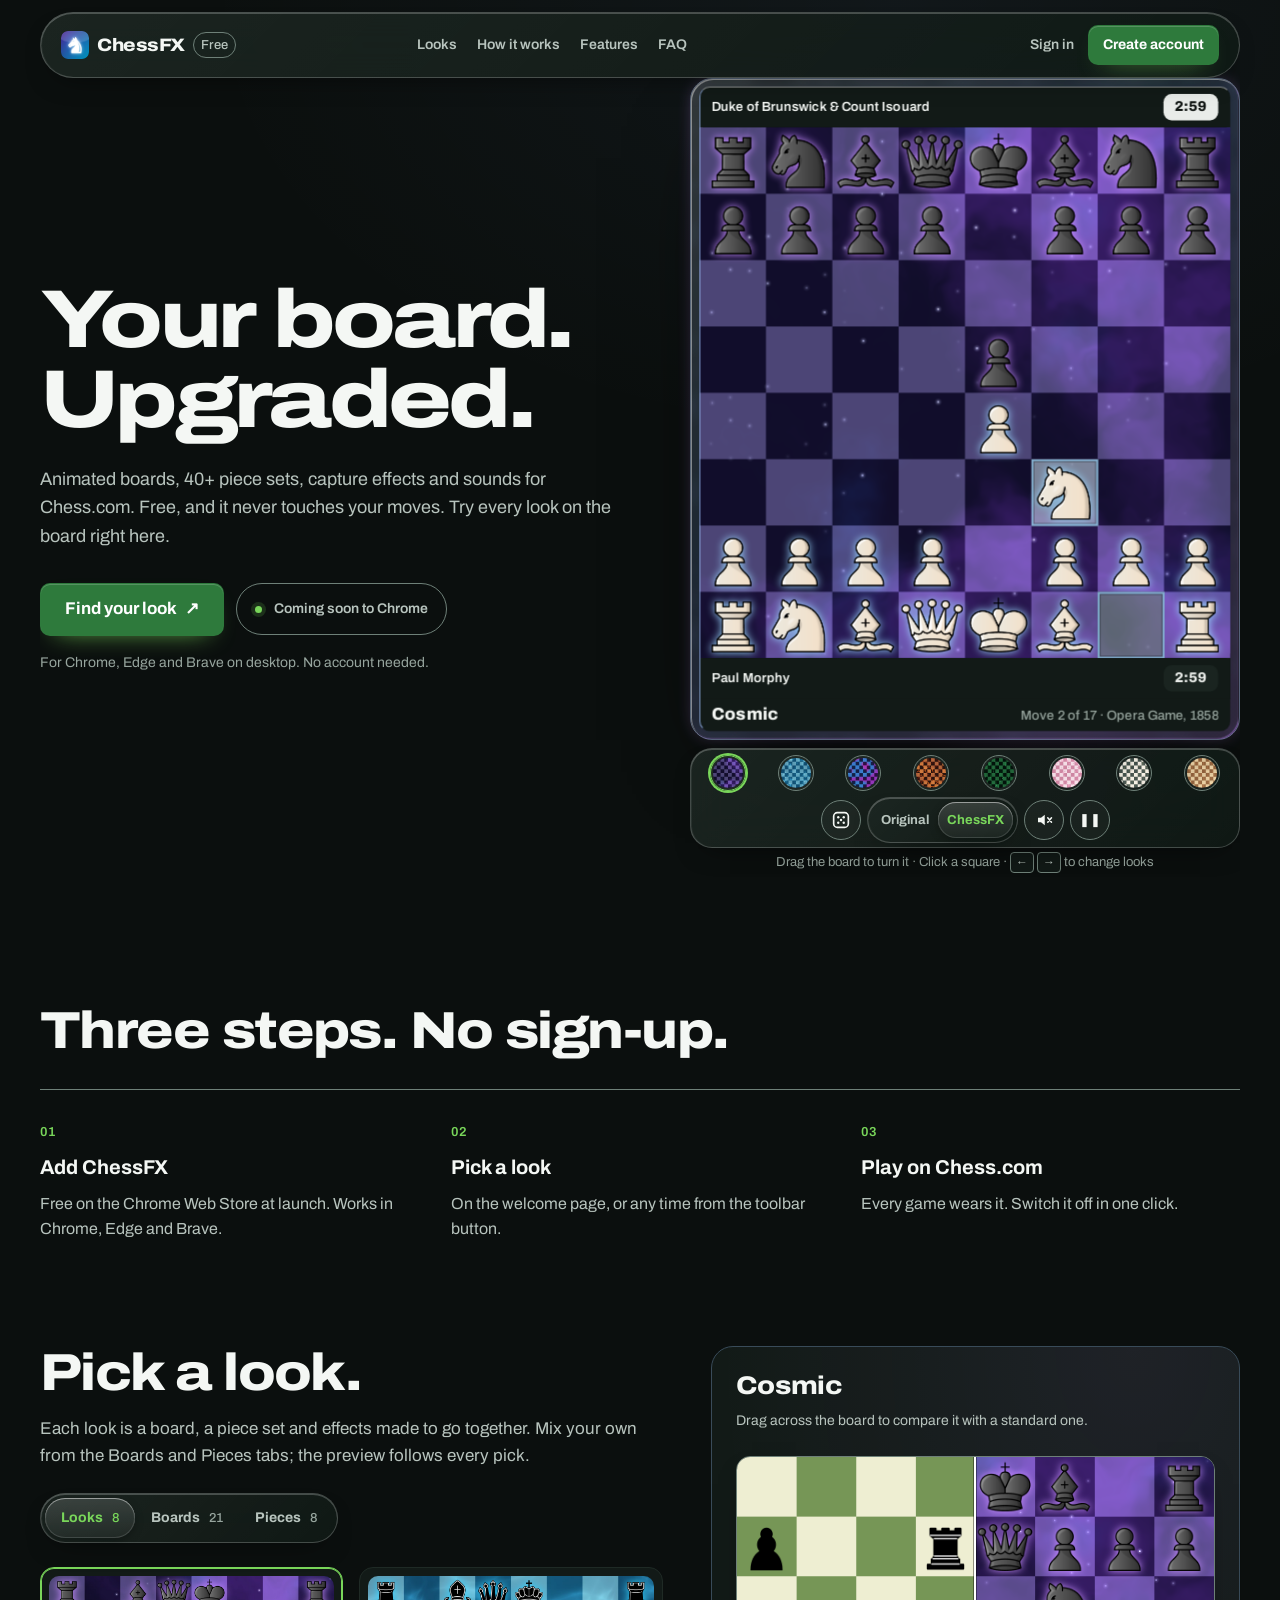
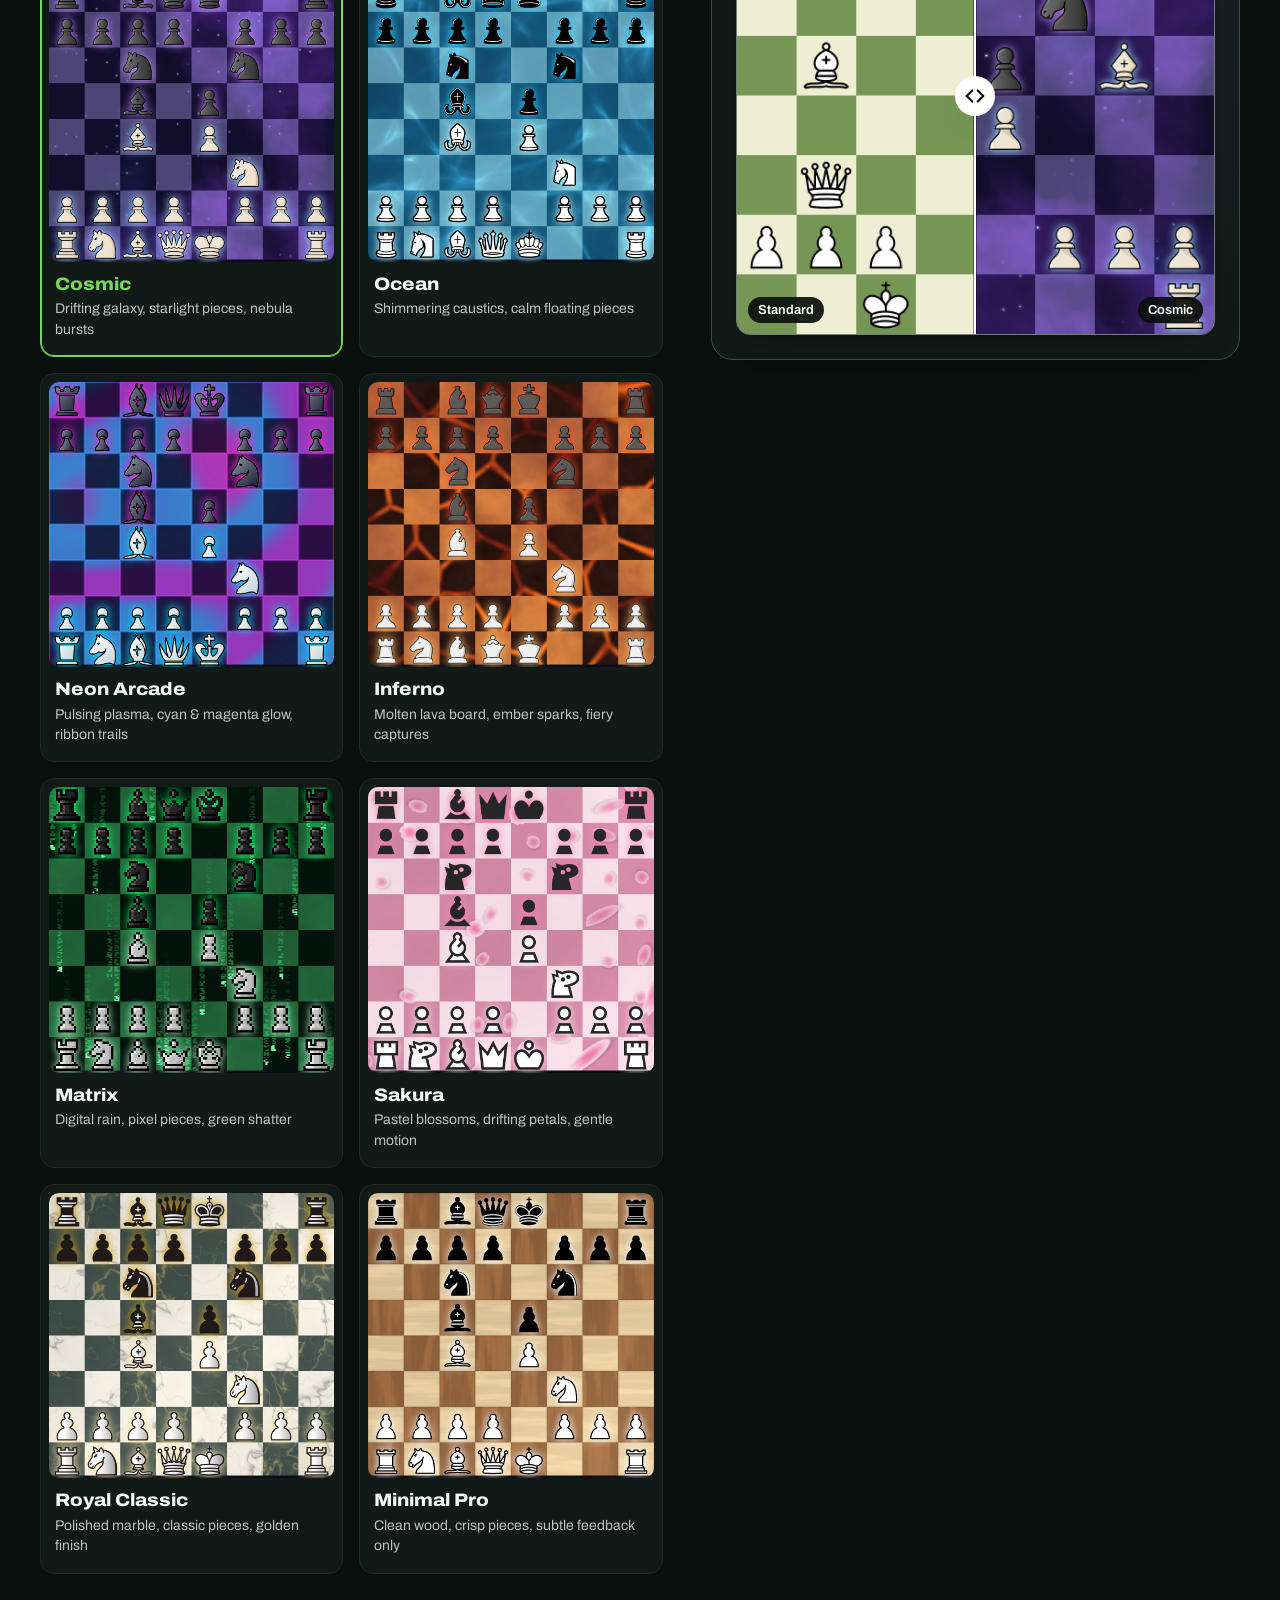
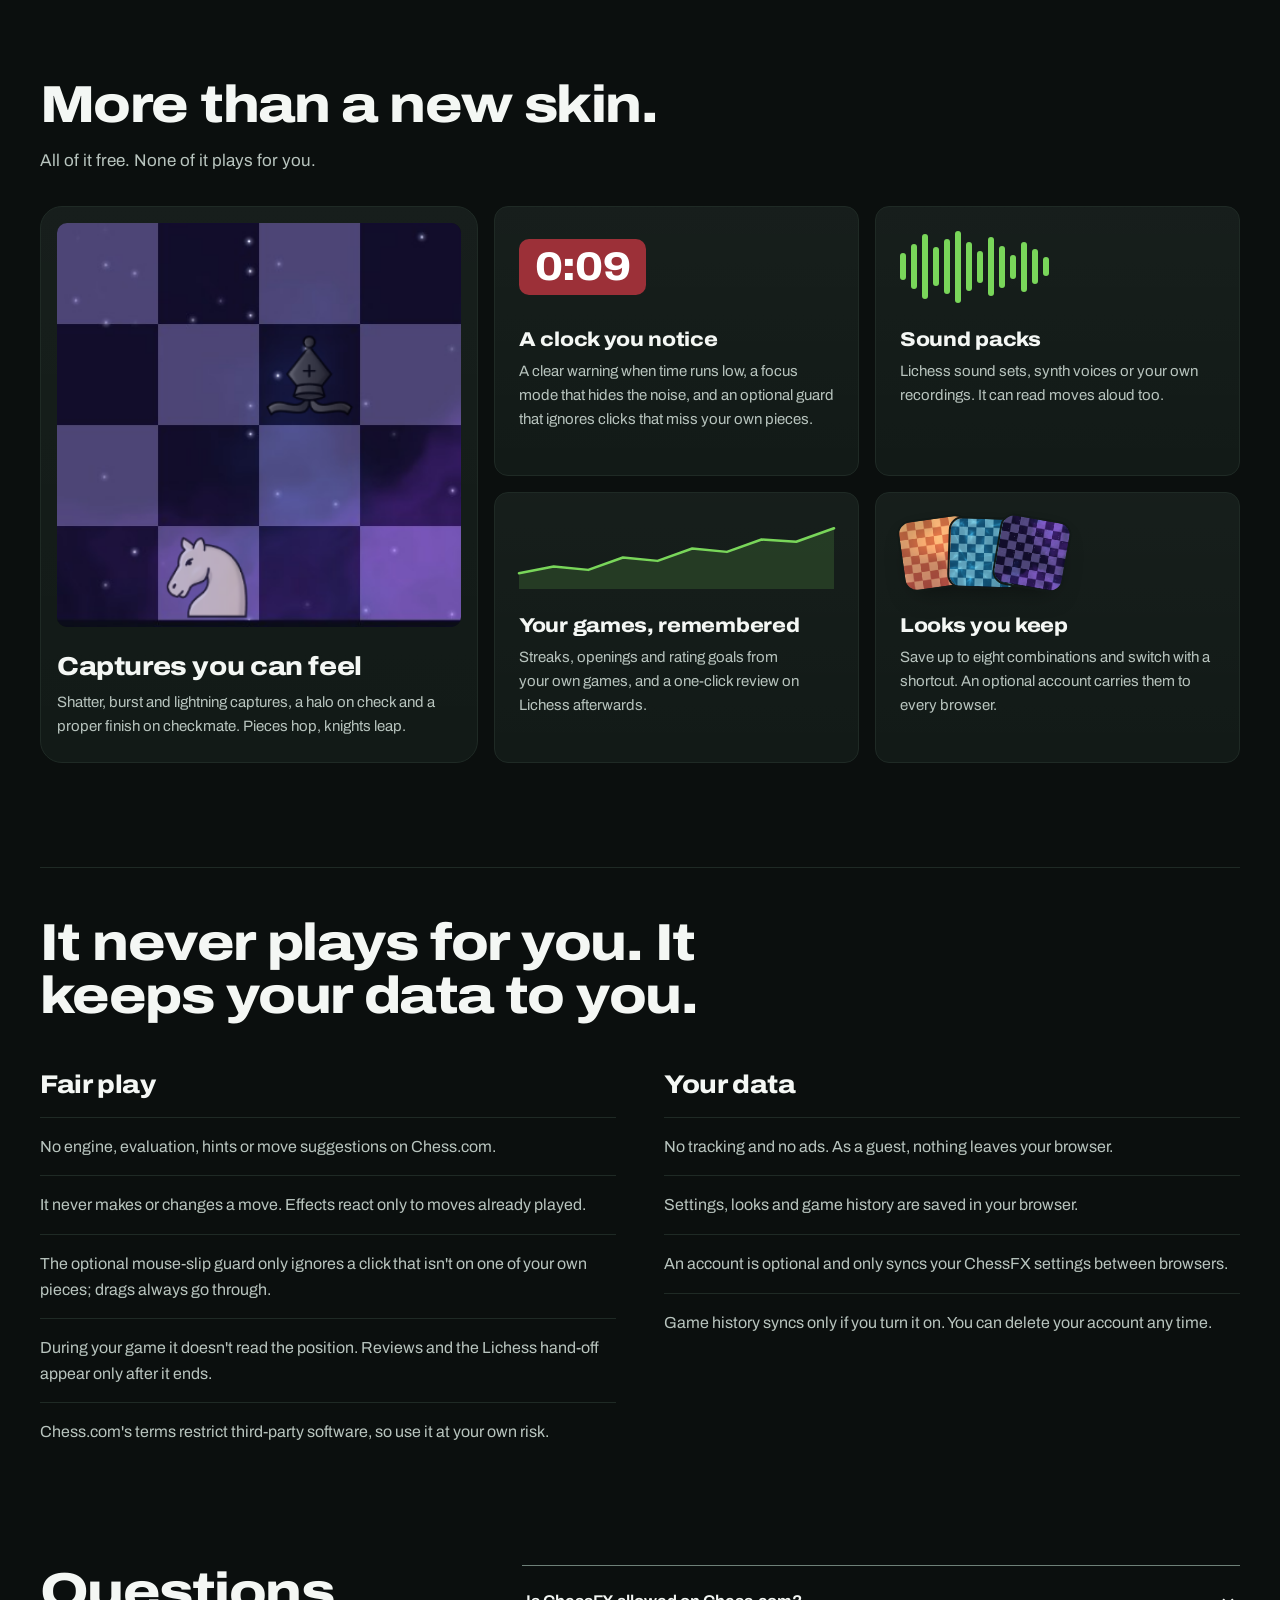
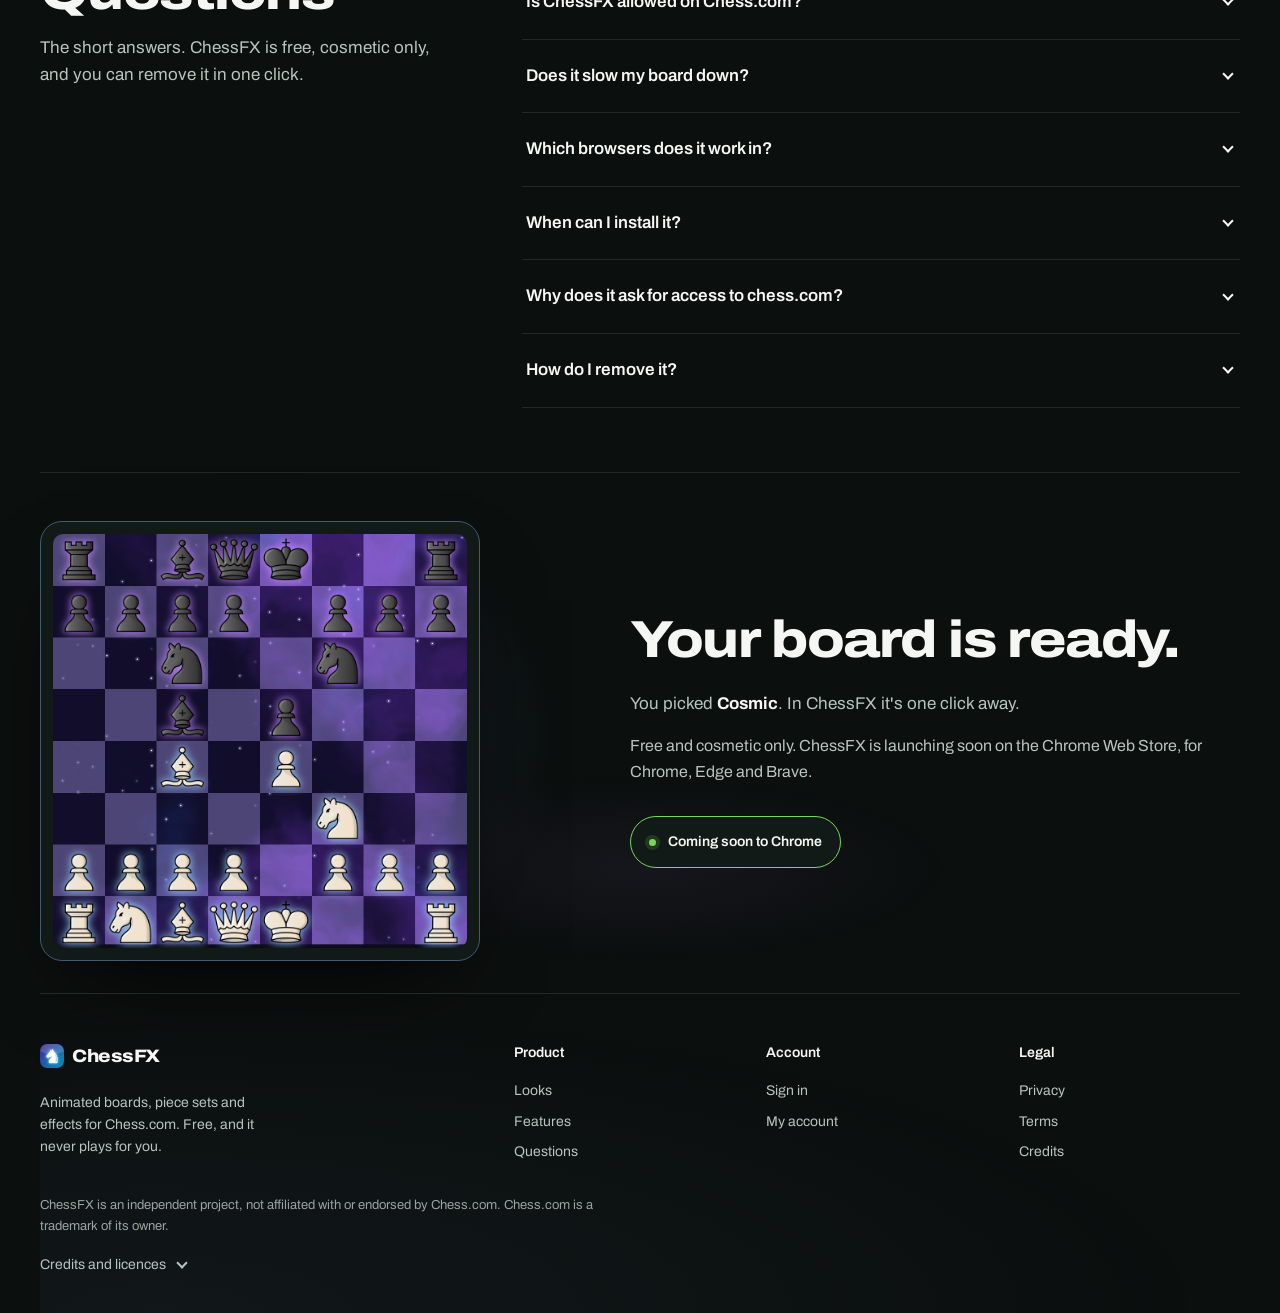
<file: index.html>
<!doctype html>
<html lang="en" class="cfx-app dark-mode">
<head>
<meta charset="utf-8">
<meta name="viewport" content="width=device-width, initial-scale=1">
<title>ChessFX: animated boards and pieces for Chess.com</title>
<meta name="description" content="Restyle Chess.com with animated boards, 40+ piece sets, capture effects and sound packs. Free, no account needed, and cosmetic only: no engine, no hints.">
<link rel="canonical" href="https://phazegg.github.io/chessfx/">
<meta property="og:url" content="https://phazegg.github.io/chessfx/">
<meta property="og:type" content="website">
<meta property="og:title" content="ChessFX: your board, upgraded">
<meta property="og:description" content="Animated boards, 40+ piece sets and effects for Chess.com. Free and cosmetic only.">
<meta property="og:image" content="https://phazegg.github.io/chessfx/assets/boards/galaxy.jpg">
<meta name="twitter:card" content="summary_large_image">
<meta name="theme-color" content="#0b1410">
<link rel="icon" href="assets/icon.png">
<script>document.documentElement.classList.add('js')</script>
<link rel="preload" as="image" href="assets/boards/galaxy.jpg" fetchpriority="high">
<link rel="preload" as="font" type="font/woff2" href="fonts/archivo-var.woff2" crossorigin>
<link rel="stylesheet" href="assets/tokens.css?v=41">
<link rel="stylesheet" href="site.css?v=41">
<script type="application/ld+json">
{"@context":"https://schema.org","@type":"SoftwareApplication","name":"ChessFX","applicationCategory":"BrowserApplication","operatingSystem":"Chrome, Edge, Brave","offers":{"@type":"Offer","price":"0","priceCurrency":"USD"},"description":"Animated boards, piece sets, effects and sounds for Chess.com. Cosmetic only."}
</script>
</head>
<body>
<svg class="glass-filters" xmlns="http://www.w3.org/2000/svg" width="0" height="0" aria-hidden="true" focusable="false">
  <defs>
    <filter id="glassRefraction" x="0" y="0" width="100%" height="100%" color-interpolation-filters="sRGB">
      <feTurbulence type="fractalNoise" baseFrequency=".018 .035" numOctaves="1" seed="8" result="rimMap"/>
      <feDisplacementMap in="SourceGraphic" in2="rimMap" scale="14" xChannelSelector="R" yChannelSelector="G"/>
    </filter>
  </defs>
</svg>
<a class="skip" href="#main">Skip to content</a>
<header class="nav">
  <a class="brand" href="#top" aria-label="ChessFX home"><img src="assets/icon.png" alt="" width="28" height="28"><b>ChessFX</b><span class="tag">Free</span></a>
  <nav id="navMenu" aria-label="Sections">
    <a href="#looks">Looks</a><a href="#how">How it works</a><a href="#features">Features</a><a href="#faq">FAQ</a>
  </nav>
  <div class="acct" id="acct"></div>
  <button type="button" class="menu-btn" id="menuBtn" aria-expanded="false" aria-controls="navMenu" aria-label="Open the menu"><span></span><span></span></button>
</header>

<main id="main">
  <!-- Hero: the product itself, live. -->
  <section class="hero" id="top">
    <div class="hero-copy">
      <h1>Your board.<br>Upgraded.</h1>
      <p class="lede">Animated boards, 40+ piece sets, capture effects and sounds for Chess.com. Free, and it never touches your moves. Try every look on the board right here.</p>
      <div class="ctas">
        <a class="btn btn-go btn-lg" href="#looks">Find your look <span aria-hidden="true">↗</span></a>
        <p class="soon" data-soon="ghost">Coming soon to Chrome</p>
      </div>
      <p class="ctas-note">For Chrome, Edge and Brave on desktop. No account needed.</p>
    </div>

    <div class="stage" aria-label="Live preview">
      <div class="glow" aria-hidden="true"></div>
      <div class="board-wrap">
      <figure class="board-card">
        <span class="glass-rim" aria-hidden="true"></span>
        <div class="pbar" aria-hidden="true"><span class="pname"><span class="pfull">Duke of Brunswick &amp; Count Isouard</span><span class="pshort">Brunswick &amp; Isouard</span></span><span class="caps" id="capsW"></span><span class="clock" id="clockB">3:00</span></div>
        <div class="board" id="board" role="img" aria-label="Live preview of the Cosmic look playing the Opera Game">
          <img class="poster" id="poster" src="assets/boards/galaxy.jpg" alt="" width="800" height="800" fetchpriority="high">
          <canvas id="shader" aria-hidden="true"></canvas>
          <div class="flat" aria-hidden="true"></div>
          <div class="marks" id="marks" aria-hidden="true" hidden><i></i><i></i></div>
          <div class="pieces" id="pieces" aria-hidden="true"></div>
          <canvas id="fx" aria-hidden="true"></canvas>
          <span class="square-highlight" aria-hidden="true"></span>
        </div>
        <div class="pbar" aria-hidden="true"><span class="pname">Paul Morphy</span><span class="caps" id="capsB"></span><span class="clock" id="clockW">3:00</span></div>
        <figcaption class="board-bar">
          <span class="look-name"><span id="lookName">Cosmic</span><small id="moveCap" aria-hidden="true">The Opera Game, 1858</small></span>
        </figcaption>
        <span class="glare" aria-hidden="true"></span>
        <!-- The card's back, seen while it spins: the current look with the ChessFX mark. -->
        <div class="card-back" aria-hidden="true"><img id="backImg" src="assets/boards/galaxy.jpg" alt="" width="400" height="400" loading="lazy"><span class="cb-mark"><img src="assets/icon.png" alt="" width="52" height="52"><b>ChessFX</b><span id="backName">Cosmic</span></span></div>
      </figure>
      </div>
      <div class="glass-dock" role="group" aria-label="Preview controls">
        <div class="chips" id="chips" role="group" aria-label="Try a look"></div>
        <div class="dock-actions">
          <span class="seg" role="group" aria-label="Compare">
            <button type="button" id="mOriginal" aria-pressed="false">Original</button>
            <button type="button" id="mFx" aria-pressed="true">ChessFX</button>
          </span>
          <button type="button" id="sound" class="icon-btn" aria-pressed="false" aria-label="Sound" title="Turn sound on"><svg viewBox="0 0 24 24" aria-hidden="true"><path class="spk" d="M4 9v6h4l5 4V5L8 9z"/><path class="on" d="M16.5 8.5a5 5 0 0 1 0 7M19 6a8.5 8.5 0 0 1 0 12"/><path class="off" d="M17 9l5 6M22 9l-5 6"/></svg></button>
          <button type="button" id="pause" class="icon-btn" aria-pressed="false" aria-label="Pause the preview">❚❚</button>
        </div>
      </div>
      <p class="hint" id="cardHint">Drag the board to turn it · Click a square · <kbd>←</kbd> <kbd>→</kbd> to change looks</p>
      <p class="apply-row" id="applyRow" hidden><button type="button" class="btn btn-go" id="applyBtn">Apply to my ChessFX</button><span id="applyMsg" role="status" aria-live="polite"></span></p>
    </div>
  </section>

  <!-- How it works: three steps, no account. -->
  <section class="sec steps" id="how" aria-labelledby="stepsH">
    <h2 id="stepsH">Three steps. No sign-up.</h2>
    <ol>
      <li><b>Add ChessFX</b><span>Free on the Chrome Web Store at launch. Works in Chrome, Edge and Brave.</span></li>
      <li><b>Pick a look</b><span>On the welcome page, or any time from the toolbar button.</span></li>
      <li><b>Play on Chess.com</b><span>Every game wears it. Switch it off in one click.</span></li>
    </ol>
  </section>

  <!-- Looks studio: choices on the left (presets first; Boards and Pieces tabs to mix your own), the live preview with
       its before/after slider on the right. Picking something updates the preview in place: no jumping back up. -->
  <section class="sec studio" id="looks" aria-labelledby="looksH">
  <div class="studio-main">
    <div class="looks-head">
      <div>
        <h2 id="looksH">Pick a look.</h2>
        <p class="sub">Each look is a board, a piece set and effects made to go together. Mix your own from the Boards and Pieces tabs; the preview follows every pick.</p>
      </div>
      <div class="tabs" role="tablist" aria-label="Browse looks, boards or pieces">
        <span class="tab-lens" aria-hidden="true"></span>
        <button type="button" role="tab" id="tabLooks" aria-controls="pLooks" aria-selected="true">Looks <small>8</small></button>
        <button type="button" role="tab" id="tabBoards" aria-controls="pBoards" aria-selected="false" tabindex="-1">Boards <small>21</small></button>
        <button type="button" role="tab" id="tabPieces" aria-controls="pPieces" aria-selected="false" tabindex="-1">Pieces <small>8</small></button>
      </div>
    </div>
    <p class="mix" id="mix" role="status" hidden><span>Your mix: <b id="mixName"></b></span><button type="button" class="linkbtn" id="mixCopy">Copy link</button><button type="button" class="linkbtn" id="mixReset">Back to <span id="mixBase"></span></button></p>
    <div class="panel" id="pLooks" role="tabpanel" aria-labelledby="tabLooks"><div class="presets" id="presets" role="group" aria-label="Looks"></div></div>
    <div class="panel" id="pBoards" role="tabpanel" aria-labelledby="tabBoards" hidden>
      <p class="panel-note">All 21 are drawn live, not looped videos. Point at one to watch it move; pick one to put it under your current pieces.</p>
      <div class="gallery" id="gallery"></div>
    </div>
    <div class="panel" id="pPieces" role="tabpanel" aria-labelledby="tabPieces" hidden>
      <p class="panel-note">Eight of the 40+ sets in ChessFX. Pick one to put it on your current board.</p>
      <div class="sets" id="sets" role="group" aria-label="Piece sets"></div>
    </div>
  </div>
  <aside class="studio-preview" aria-labelledby="cmpH">
    <div class="studio-sticky">
      <div class="studio-head"><h3 id="cmpH"><span id="studioName">Cosmic</span></h3><p>Drag across the board to compare it with a standard one.</p></div>
      <figure class="cmp-fig">
      <div class="cmp" id="cmp" style="--pos: 50%">
        <div class="cmp-layer cmp-orig" aria-hidden="true"><div class="cmp-pieces" id="cmpOrig"></div></div>
        <div class="cmp-layer cmp-fx" aria-hidden="true"><img id="cmpPoster" src="assets/boards/galaxy.jpg" alt="" width="800" height="800" loading="lazy"><canvas id="cmpLive"></canvas><div class="cmp-pieces" id="cmpFx"></div></div>
        <span class="cmp-handle" aria-hidden="true"></span>
        <input class="cmp-range" id="cmpRange" type="range" min="0" max="100" value="50" aria-label="Compare a standard green board with ChessFX">
      </div>
      <figcaption class="cmp-labels" aria-hidden="true"><span>Standard</span><span id="cmpTag">Cosmic</span></figcaption>
      </figure>
    </div>
  </aside>
  </section>




  <section class="sec feat-sec" id="features" aria-labelledby="featH">
    <h2 id="featH">More than a new skin.</h2>
    <p class="sub">All of it free. None of it plays for you.</p>
    <div class="feat-grid">
      <article class="feat feat-main">
        <div class="feat-art art-capture" aria-hidden="true"><canvas id="capDemo" width="360" height="360"></canvas></div>
        <h3>Captures you can feel</h3>
        <p>Shatter, burst and lightning captures, a halo on check and a proper finish on checkmate. Pieces hop, knights leap.</p>
      </article>
      <article class="feat">
        <div class="feat-art art-clock" aria-hidden="true"><span class="clk">0:09</span></div>
        <h3>A clock you notice</h3>
        <p>A clear warning when time runs low, a focus mode that hides the noise, and an optional guard that ignores clicks that miss your own pieces.</p>
      </article>
      <article class="feat">
        <div class="feat-art art-sound" aria-hidden="true"><i></i><i></i><i></i><i></i><i></i><i></i><i></i><i></i><i></i><i></i><i></i><i></i><i></i><i></i></div>
        <h3>Sound packs</h3>
        <p>Lichess sound sets, synth voices or your own recordings. It can read moves aloud too.</p>
      </article>
      <article class="feat">
        <div class="feat-art art-games" aria-hidden="true"><svg viewBox="0 0 200 64" preserveAspectRatio="none"><path class="area" d="M0 50 L22 44 L44 47 L66 36 L88 39 L110 28 L132 31 L154 20 L176 22 L200 10 L200 64 L0 64 Z"/><path class="line" d="M0 50 L22 44 L44 47 L66 36 L88 39 L110 28 L132 31 L154 20 L176 22 L200 10"/></svg></div>
        <h3>Your games, remembered</h3>
        <p>Streaks, openings and rating goals from your own games, and a one-click review on Lichess afterwards.</p>
      </article>
      <article class="feat">
        <div class="feat-art art-looks" aria-hidden="true"><img src="assets/boards/sunset.jpg" alt="" loading="lazy" width="80" height="80"><img src="assets/boards/ocean.jpg" alt="" loading="lazy" width="80" height="80"><img src="assets/boards/galaxy.jpg" alt="" loading="lazy" width="80" height="80"></div>
        <h3>Looks you keep</h3>
        <p>Save up to eight combinations and switch with a shortcut. An optional account carries them to every browser.</p>
      </article>
    </div>
  </section>

  <section class="sec promise" id="fair" aria-labelledby="fairH">
    <h2 id="fairH">It never plays for you. It keeps your data to you.</h2>
    <div class="promise-cols">
      <div>
        <h3>Fair play</h3>
        <ul class="plain">
          <li>No engine, evaluation, hints or move suggestions on Chess.com.</li>
          <li>It never makes or changes a move. Effects react only to moves already played.</li>
          <li>The optional mouse-slip guard only ignores a click that isn't on one of your own pieces; drags always go through.</li>
          <li>During your game it doesn't read the position. Reviews and the Lichess hand-off appear only after it ends.</li>
          <li>Chess.com's terms restrict third-party software, so use it at your own risk.</li>
        </ul>
      </div>
      <div>
        <h3>Your data</h3>
        <ul class="plain">
          <li>No tracking and no ads. As a guest, nothing leaves your browser.</li>
          <li>Settings, looks and game history are saved in your browser.</li>
          <li>An account is optional and only syncs your ChessFX settings between browsers.</li>
          <li>Game history syncs only if you turn it on. You can delete your account any time.</li>
        </ul>
      </div>
    </div>
  </section>

  <section class="sec faq-sec" id="faq" aria-labelledby="faqH">
    <div class="faq-head"><h2 id="faqH">Questions</h2><p class="sub">The short answers. ChessFX is free, cosmetic only, and you can remove it in one click.</p></div>
    <div class="faq">
      <details><summary>Is ChessFX allowed on Chess.com?</summary><p>ChessFX is purely cosmetic and never assists your play. Chess.com's terms restrict third-party software in general, so use it at your own risk. It is not affiliated with Chess.com.</p></details>
      <details><summary>Does it slow my board down?</summary><p>Animated boards run on your graphics card and lower their quality automatically if your computer struggles, in bullet games, or when you ask your system to reduce motion.</p></details>
      <details><summary>Which browsers does it work in?</summary><p>Chrome, Edge, Brave and other Chromium browsers on desktop. Chess.com's mobile app isn't supported.</p></details>
      <details id="faqWhen"><summary>When can I install it?</summary><p>ChessFX is launching soon on the Chrome Web Store. It will be free, and this page will link to it the day it's live.</p></details>
      <details><summary>Why does it ask for access to chess.com?</summary><p>To restyle chess.com pages and swap Chess.com's own board, piece and sound files for the ones you pick. It doesn't run on other websites.</p></details>
      <details><summary>How do I remove it?</summary><p>Right-click the ChessFX icon and choose Remove. Chess.com goes back to exactly how it was.</p></details>
    </div>
  </section>

  <section class="final" id="get" aria-labelledby="getH">
    <div class="final-look" aria-hidden="true"><img id="finalImg" src="assets/boards/galaxy.jpg" alt="" width="400" height="400" loading="lazy"><div class="final-pieces" id="finalPieces"></div></div>
    <div class="final-copy">
      <h2 id="getH">Your board is ready.</h2>
      <p class="final-pick">You picked <b id="finalName">Cosmic</b>. In ChessFX it's one click away.</p>
      <p class="sub" id="getNote">Free and cosmetic only. ChessFX is launching soon on the Chrome Web Store, for Chrome, Edge and Brave.</p>
      <p class="soon" data-soon="go">Coming soon to Chrome</p>
    </div>
  </section>
</main>

<footer class="foot">
  <div class="foot-grid">
    <div class="foot-brand"><span class="brand"><img src="assets/icon.png" alt="" width="24" height="24"><b>ChessFX</b></span><p>Animated boards, piece sets and effects for Chess.com. Free, and it never plays for you.</p></div>
    <nav aria-label="Product"><p class="foot-h">Product</p><a href="#looks">Looks</a><a href="#features">Features</a><a href="#faq">Questions</a></nav>
    <nav aria-label="Account"><p class="foot-h">Account</p><a href="account.html#signin">Sign in</a><a href="me.html">My account</a></nav>
    <nav aria-label="Legal"><p class="foot-h">Legal</p><a href="privacy.html">Privacy</a><a href="terms.html">Terms</a><a href="#credits" id="creditsLink">Credits</a></nav>
  </div>
  <p class="disclaimer">ChessFX is an independent project, not affiliated with or endorsed by Chess.com. Chess.com is a trademark of its owner.</p>
  <details id="credits" class="credits"><summary>Credits and licences</summary><p>Piece sets shown on this page come from the Lichess project and their authors:</p><ul id="creditList"></ul><p>Typeface: Archivo by Omnibus-Type, under the SIL Open Font License 1.1 (<a href="fonts/OFL.txt">licence</a>).</p></details>
</footer>

<script src="assets/data.js?v=41"></script>
<script src="assets/shaders.js?v=41"></script>
<script src="assets/catalog.js?v=41"></script>
<script src="assets/presets.js?v=41"></script>
<script src="assets/settings.js?v=41"></script>
<script src="assets/cloud-config.js?v=41"></script>
<script src="auth.js?v=41"></script>
<script src="site.js?v=41" defer></script>
</body>
</html>
</file>
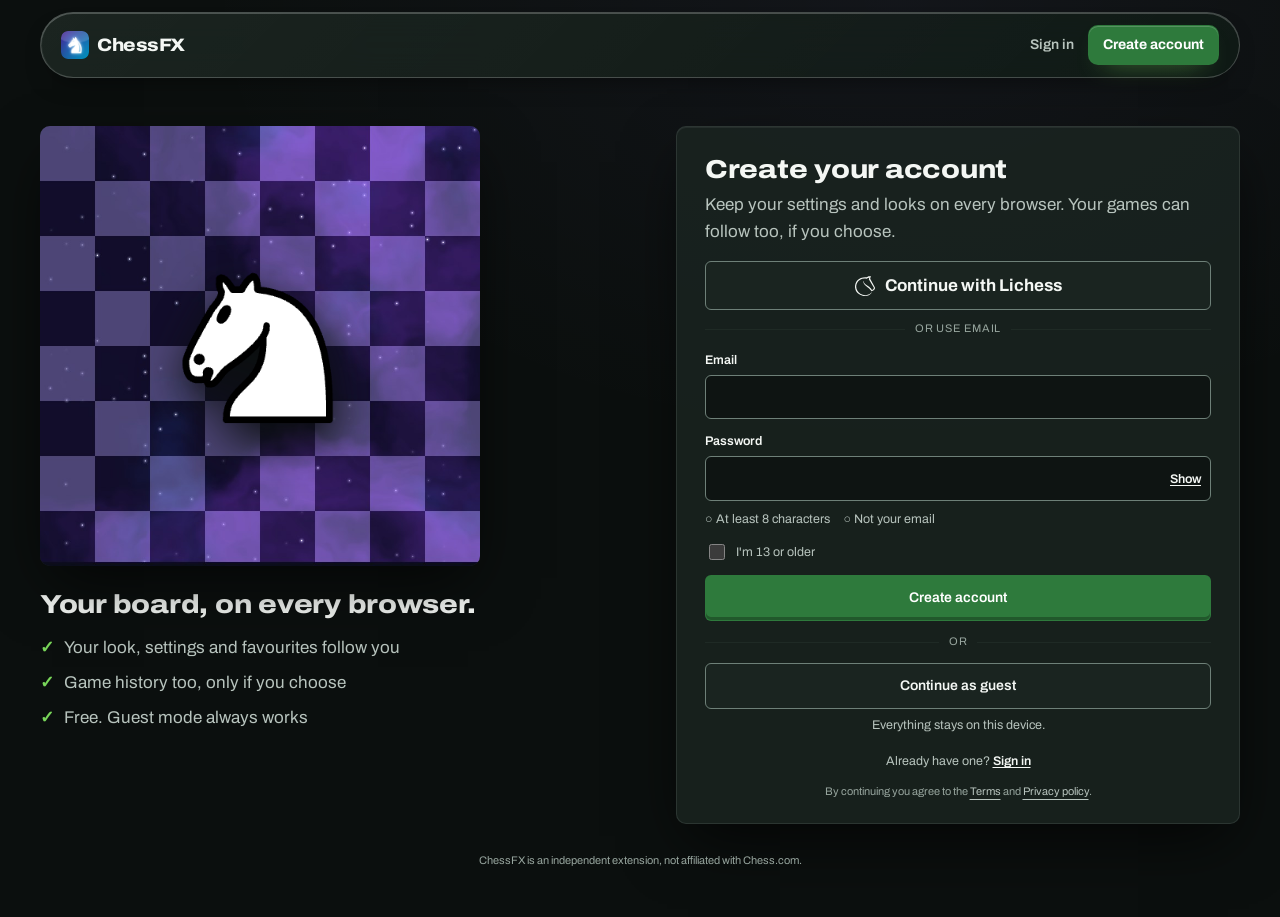
<file: account.html>
<!doctype html>
<html lang="en" class="dark-mode cfx-app">
<head>
<meta charset="utf-8">
<meta name="viewport" content="width=device-width, initial-scale=1">
<title>Sign in · ChessFX</title>
<link rel="icon" href="assets/icon.png">
<link rel="stylesheet" href="assets/tokens.css?v=41">
<link rel="stylesheet" href="assets/ui.css?v=41">
<link rel="stylesheet" href="assets/account.css?v=41">
<link rel="stylesheet" href="site.css?v=41">
</head>
<body>
<header class="nav"><a class="brand" href="index.html"><img src="assets/icon.png" alt="" width="28" height="28"><b>ChessFX</b></a><div class="acct" id="acct"></div></header>
<main class="a-wrap a-split">
  <aside class="a-aside">
    <div class="a-board" aria-hidden="true"><img class="a-bimg" src="assets/boards/galaxy.jpg" alt=""><img class="a-piece" src="assets/pieces/cburnett/wN.png" alt=""></div>
    <h2>Your board, on every browser.</h2>
    <ul class="a-points">
      <li>Your look, settings and favourites follow you</li>
      <li>Game history too, only if you choose</li>
      <li>Free. Guest mode always works</li>
    </ul>
  </aside>
  <section class="a-card" aria-labelledby="aTitle">
    <h1 id="aTitle" tabindex="-1"></h1>
    <p id="aLede" class="a-lede"></p>
    <p id="aAlert" class="a-alert" role="alert" hidden></p>
    <p id="aStatus" class="a-status" role="status" aria-live="polite"></p>

    <!-- Sign up / sign in -->
    <form id="fAuth" class="a-form" novalidate hidden>
      <!-- Continue with a provider (shown when available: Lichess always, Google/Discord once switched on) -->
      <div id="prov" class="a-prov">
        <button type="button" class="a-pbtn a-p-lichess" data-p="lichess" hidden><svg viewBox="0 0 24 24" aria-hidden="true"><path fill="currentColor" d="M10.457 6.161a.237.237 0 0 0-.296.165c-.8 2.785 2.819 5.579 5.214 7.428.653.504 1.216.939 1.591 1.292 1.745 1.642 2.564 2.851 2.733 3.178a.24.24 0 0 0 .275.122c.047-.013 4.726-1.3 3.934-4.574a.257.257 0 0 0-.023-.06L18.204 3.407 18.93.295a.24.24 0 0 0-.262-.293c-1.7.201-3.115.435-4.5 1.425-4.844-.323-8.718.9-11.213 3.539C.334 7.737-.246 11.515.085 14.128c.763 5.655 5.191 8.631 9.081 9.532.993.229 1.974.34 2.923.34 3.344 0 6.297-1.381 7.946-3.85a.24.24 0 0 0-.372-.3c-3.411 3.527-9.002 4.134-13.296 1.444-4.485-2.81-6.202-8.41-3.910-12.749C4.741 4.221 8.801 2.362 13.888 3.310c.056.01.115 0 .165-.029l.335-.197c.926-.546 1.961-1.157 2.873-1.279l-.694 1.993a.243.243 0 0 0 .02.202l6.082 10.192c-.193 2.028-1.706 2.506-2.226 2.611-.287-.645-.814-1.364-2.306-2.803-.422-.407-1.21-.941-2.124-1.56-2.364-1.601-5.937-4.02-5.391-5.984a.239.239 0 0 0-.165-.295z"/></svg><span>Continue with Lichess</span></button>
        <button type="button" class="a-pbtn a-p-google" data-p="google" hidden><svg viewBox="0 0 48 48" aria-hidden="true"><path fill="#FFC107" d="M43.6 20.1H42V20H24v8h11.3C33.7 32.7 29.2 36 24 36c-6.6 0-12-5.4-12-12s5.4-12 12-12c3.1 0 5.8 1.2 7.9 3l5.7-5.7C34 6.1 29.3 4 24 4 12.9 4 4 12.9 4 24s8.9 20 20 20 20-8.9 20-20c0-1.3-.1-2.6-.4-3.9z"/><path fill="#FF3D00" d="M6.3 14.7l6.6 4.8C14.7 15.1 19 12 24 12c3.1 0 5.8 1.2 7.9 3l5.7-5.7C34 6.1 29.3 4 24 4 16.3 4 9.7 8.3 6.3 14.7z"/><path fill="#4CAF50" d="M24 44c5.2 0 9.9-2 13.4-5.2l-6.2-5.2C29.2 35.1 26.7 36 24 36c-5.2 0-9.6-3.3-11.3-8l-6.5 5C9.5 39.6 16.2 44 24 44z"/><path fill="#1976D2" d="M43.6 20.1H42V20H24v8h11.3c-.8 2.2-2.2 4.2-4.1 5.6l6.2 5.2C37 39.2 44 34 44 24c0-1.3-.1-2.6-.4-3.9z"/></svg><span>Continue with Google</span></button>
        <button type="button" class="a-pbtn a-p-discord" data-p="discord" hidden><svg viewBox="0 0 24 24" aria-hidden="true"><path fill="currentColor" d="M20.317 4.37a19.79 19.79 0 0 0-4.885-1.515.074.074 0 0 0-.079.037c-.21.375-.444.865-.608 1.25a18.27 18.27 0 0 0-5.487 0 12.64 12.64 0 0 0-.617-1.25.077.077 0 0 0-.079-.037A19.74 19.74 0 0 0 3.677 4.37a.07.07 0 0 0-.032.027C.533 9.046-.32 13.58.099 18.058a.082.082 0 0 0 .031.056 19.9 19.9 0 0 0 5.993 3.03.078.078 0 0 0 .084-.028c.462-.63.873-1.295 1.226-1.994a.076.076 0 0 0-.042-.106 13.1 13.1 0 0 1-1.872-.892.077.077 0 0 1-.008-.128c.126-.094.252-.192.372-.291a.074.074 0 0 1 .078-.01c3.928 1.793 8.18 1.793 12.061 0a.074.074 0 0 1 .079.009c.12.099.246.198.373.292a.077.077 0 0 1-.007.128 12.3 12.3 0 0 1-1.873.891.077.077 0 0 0-.041.107c.36.698.772 1.363 1.225 1.993a.076.076 0 0 0 .084.029 19.84 19.84 0 0 0 6.002-3.03.077.077 0 0 0 .032-.054c.5-5.177-.838-9.674-3.549-13.66a.061.061 0 0 0-.031-.03zM8.02 15.331c-1.183 0-2.157-1.086-2.157-2.419 0-1.333.956-2.419 2.157-2.419 1.21 0 2.176 1.095 2.157 2.42 0 1.332-.956 2.418-2.157 2.418zm7.975 0c-1.183 0-2.157-1.086-2.157-2.419 0-1.333.955-2.419 2.157-2.419 1.21 0 2.176 1.095 2.157 2.42 0 1.332-.946 2.418-2.157 2.418z"/></svg><span>Continue with Discord</span></button>
        <div class="a-or" aria-hidden="true"><span>or use email</span></div>
      </div>
      <label class="a-field"><span>Email</span>
        <input id="email" type="email" autocomplete="email" required aria-describedby="emailErr">
        <small id="emailErr" class="a-err"></small>
      </label>
      <div class="a-field"><span class="a-labelrow"><label for="password">Password</label> <button type="button" id="toForgot" class="a-link a-small">Forgot password?</button></span>
        <span class="a-pw"><input id="password" type="password" required aria-describedby="pwErr pwRules"><button type="button" id="showPw" class="a-link" aria-pressed="false">Show</button></span>
        <small id="pwErr" class="a-err"></small>
      </div>
      <ul id="pwRules" class="a-rules" aria-label="Password rules">
        <li data-rule="len">At least 8 characters</li>
        <li data-rule="mail">Not your email</li>
      </ul>
      <label class="a-check" id="ageRow"><input id="age" type="checkbox"> <span>I'm 13 or older</span></label>
      <button type="submit" id="submit" class="cfx-btn cfx-btn-primary a-wide"></button>
      <div class="a-or" aria-hidden="true"><span>or</span></div>
      <button type="button" class="cfx-btn a-wide a-guest">Continue as guest</button>
      <p class="a-hint">Everything stays on this device.</p>
      <p class="a-switch"><span id="switchText"></span> <button type="button" id="switchMode" class="a-link"></button></p>
      <p class="a-legal" id="legal">By continuing you agree to the <a href="terms.html">Terms</a> and <a href="privacy.html">Privacy policy</a>.</p>
    </form>

    <!-- 6-digit code from the email (confirm a new account, or reset a password) -->
    <form id="fCode" class="a-form" novalidate hidden>
      <label class="a-field"><span>Code from the email</span>
        <input id="code" inputmode="numeric" autocomplete="one-time-code" maxlength="10" required aria-describedby="codeErr">
        <small id="codeErr" class="a-err"></small>
      </label>
      <label class="a-field" id="newPwRow" hidden><span>New password</span>
        <input id="newPassword" type="password" autocomplete="new-password" aria-describedby="newPwErr">
        <small id="newPwErr" class="a-err"></small>
      </label>
      <button type="submit" id="codeSubmit" class="cfx-btn cfx-btn-primary a-wide"></button>
      <p class="a-switch"><button type="button" id="resend" class="a-link">Resend code</button> · <button type="button" id="otherEmail" class="a-link">Use a different email</button></p>
    </form>

    <!-- Forgot password: ask for the email -->
    <form id="fForgot" class="a-form" novalidate hidden>
      <label class="a-field"><span>Email</span>
        <input id="forgotEmail" type="email" autocomplete="email" required aria-describedby="forgotErr">
        <small id="forgotErr" class="a-err"></small>
      </label>
      <button type="submit" class="cfx-btn cfx-btn-primary a-wide">Send code</button>
      <p class="a-switch"><button type="button" id="backToSignin" class="a-link">Back to sign in</button></p>
    </form>

    <!-- Accounts not set up in this copy -->
    <div id="fOff" class="a-form" hidden>
      <button type="button" class="cfx-btn cfx-btn-primary a-wide a-guest">Continue as guest</button>
    </div>
  </section>
  <p class="a-foot">ChessFX is an independent extension, not affiliated with Chess.com.</p>
</main>
<script src="assets/catalog.js?v=41"></script>
<script src="assets/presets.js?v=41"></script>
<script src="assets/settings.js?v=41"></script>
<script src="assets/cloud-config.js?v=41"></script>
<script src="auth.js?v=41"></script>
<script src="account-page.js?v=41"></script>
</body>
</html>
</file>
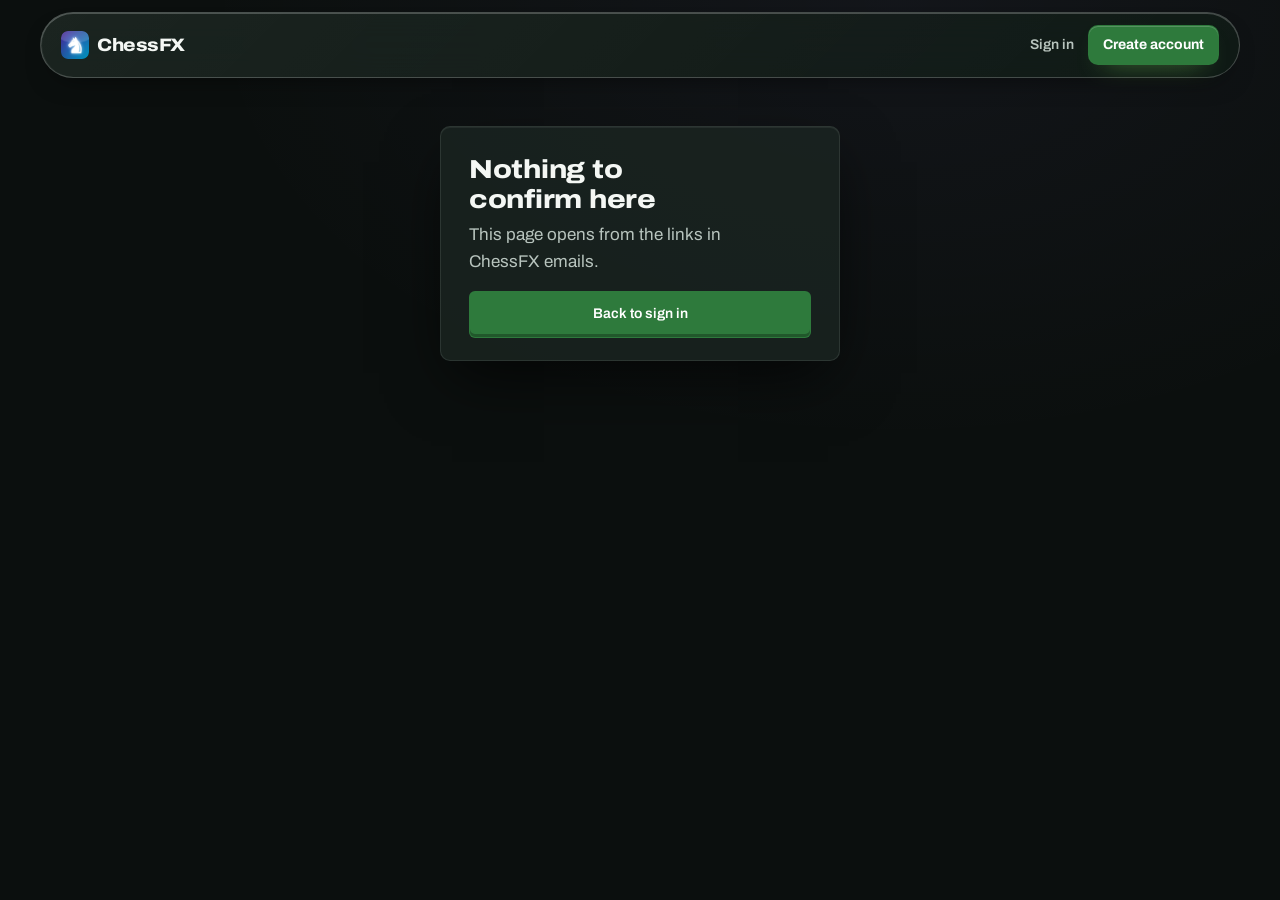
<file: confirm.html>
<!doctype html>
<html lang="en" class="cfx-app dark-mode">
<head>
<meta charset="utf-8">
<meta name="viewport" content="width=device-width, initial-scale=1">
<title>ChessFX</title>
<meta name="robots" content="noindex">
<meta name="referrer" content="no-referrer">
<link rel="icon" href="assets/icon.png">
<link rel="stylesheet" href="assets/tokens.css?v=41">
<link rel="stylesheet" href="assets/ui.css?v=41">
<link rel="stylesheet" href="assets/account.css?v=41">
<link rel="stylesheet" href="site.css?v=41">
</head>
<body>
<header class="nav"><a class="brand" href="index.html"><img src="assets/icon.png" alt="" width="28" height="28"><b>ChessFX</b></a><div class="acct" id="acct"></div></header>
<!-- Where the email links open: confirm a new account, or choose a new password. -->
<main class="a-wrap">
  <section class="a-card" aria-labelledby="aTitle">
    <h1 id="aTitle" tabindex="-1">One moment…</h1>
    <p id="aLede" class="a-lede"></p>
    <p id="aAlert" class="a-alert" role="alert" hidden></p>
    <form id="fReset" class="a-form" novalidate hidden>
      <label class="a-field"><span>New password</span>
        <input id="newPassword" type="password" autocomplete="new-password" required aria-describedby="pwErr">
        <small id="pwErr" class="a-err"></small>
      </label>
      <button type="submit" id="save" class="cfx-btn cfx-btn-primary a-wide">Save new password</button>
    </form>
    <div id="next" class="a-form" hidden>
      <a class="cfx-btn cfx-btn-primary a-wide" href="me.html">Go to My Account</a>
      <a class="cfx-btn a-wide" href="https://www.chess.com/play" target="_blank" rel="noopener">Open chess.com</a>
    </div>
    <div id="again" class="a-form" hidden>
      <a class="cfx-btn cfx-btn-primary a-wide" href="account.html#signin">Back to sign in</a>
    </div>
  </section>
</main>
<script src="assets/cloud-config.js?v=41"></script>
<script src="auth.js?v=41"></script>
<script>
(async () => {
  const $ = (id) => document.getElementById(id);
  const W = window.CX_WEB, hash = location.hash, search = location.search;
  history.replaceState(null, '', location.pathname); // the link's tokens never stay in the address bar or history
  const say = (title, lede) => { $('aTitle').textContent = title; $('aLede').textContent = lede; $('aTitle').focus(); };
  // Back from Lichess (?code=…), or from Google/Discord (#access_token=… with no type): signed in, go to My Account.
  try { if (await W.fromLichess(search)) return location.replace('me.html'); } catch (e) {
    say('Sign-in did not finish', e.message); $('again').hidden = false; return;
  }
  let type;
  try { type = W.fromLink(hash); } catch (e) {
    say('That link has expired', 'Links work once and expire after an hour. Sign in, or ask for a new one from the sign-in page.');
    $('again').hidden = false; return;
  }
  if (!type) { say('Nothing to confirm here', 'This page opens from the links in ChessFX emails.'); $('again').hidden = false; return; }
  if (type === 'oauth') { await W.me().catch(() => {}); return location.replace('me.html'); }
  let u = null;
  try { u = await W.me(); } catch (e) { /* the session still works; the email is just for the message */ }
  if (type === 'recovery') {
    say('Choose a new password', u && u.email ? `For ${u.email}.` : 'At least 8 characters.');
    $('fReset').hidden = false;
    $('newPassword').focus();
    $('fReset').addEventListener('submit', async (e) => {
      e.preventDefault();
      const pw = $('newPassword').value;
      $('pwErr').textContent = pw.length >= 8 ? '' : 'Use at least 8 characters.';
      if (pw.length < 8) return $('newPassword').focus();
      $('save').disabled = true; $('save').textContent = 'Saving…';
      try {
        await W.setPassword(pw);
        $('fReset').hidden = true;
        say('Password updated', 'Use your new password to sign in to ChessFX, in the extension and here.');
        $('next').hidden = false;
      } catch (err) { $('aAlert').textContent = err.message; $('aAlert').hidden = false; $('save').disabled = false; $('save').textContent = 'Save new password'; }
    });
    return;
  }
  say('Your email is confirmed', `${u && u.email ? u.email + ' is ready. ' : ''}You're signed in here. In the ChessFX extension, sign in with the same email and password.`);
  $('next').hidden = false;
})();
</script>
</body>
</html>
</file>
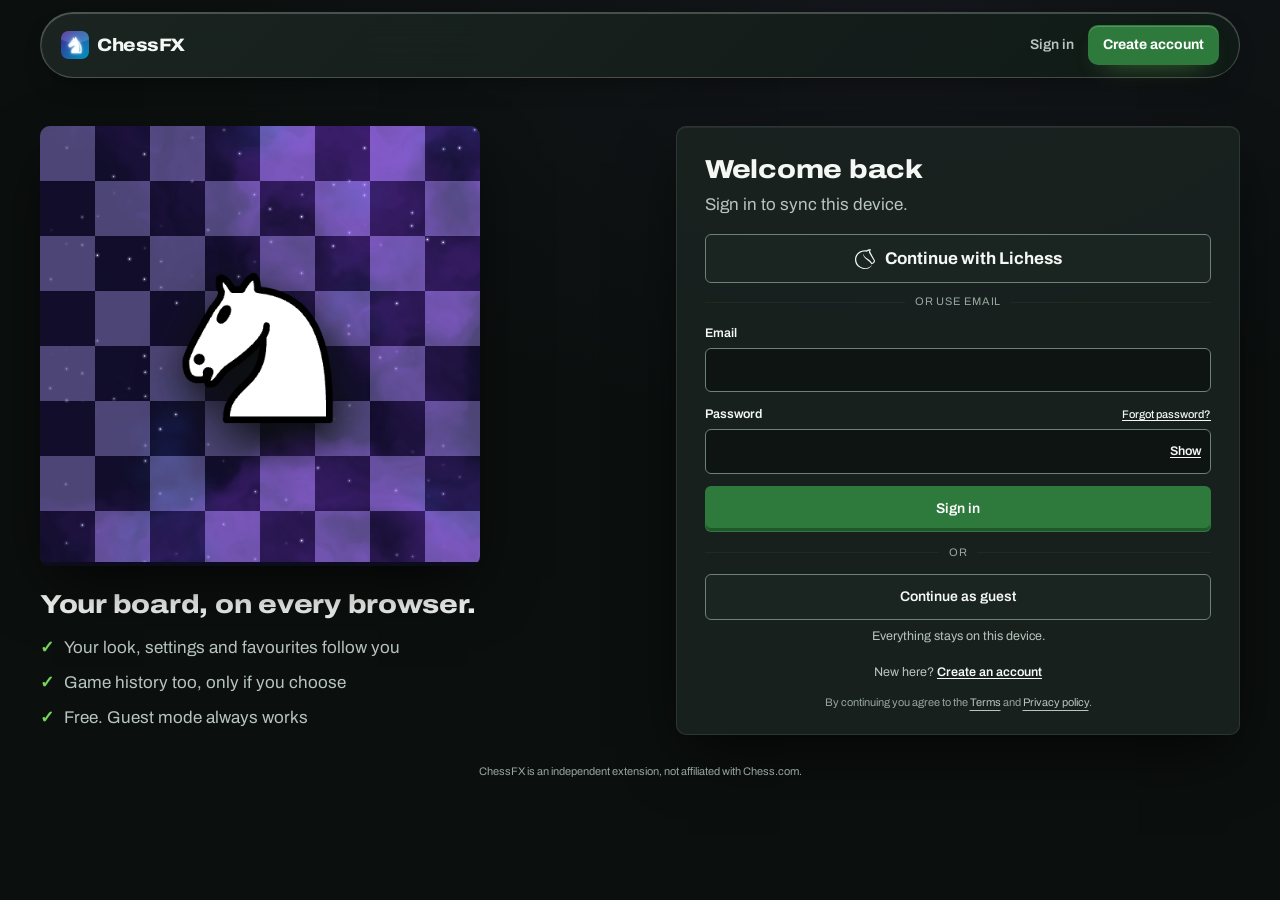
<file: me.html>
<!doctype html>
<html lang="en" class="cfx-app dark-mode">
<head>
<meta charset="utf-8">
<meta name="viewport" content="width=device-width, initial-scale=1">
<title>My Account · ChessFX</title>
<meta name="robots" content="noindex">
<link rel="icon" href="assets/icon.png">
<link rel="stylesheet" href="assets/tokens.css?v=41">
<link rel="stylesheet" href="site.css?v=41">
</head>
<body>
<a class="skip" href="#main">Skip to content</a>
<header class="nav">
  <a class="brand" href="index.html"><img src="assets/icon.png" alt="" width="28" height="28"><b>ChessFX</b></a>
  <nav aria-label="Sections"><a href="index.html#looks">Looks</a><a href="index.html#features">Features</a><a href="index.html#faq">FAQ</a></nav>
  <div class="acct" id="acct"></div>
</header>
<main id="main" class="me-wrap">
  <p id="meStatus" class="sub" role="status" aria-live="polite">Loading your account…</p>
  <div id="meBody" hidden>
    <section class="me-head">
      <p class="eyebrow">My Account</p>
      <h1 id="meEmail"></h1>
      <p class="sub">The same account works in the ChessFX extension. In this browser, signing in on either one signs you in on both.</p>
    </section>

    <section class="me-grid">
      <article class="card me-look">
        <img id="curImg" alt="" width="400" height="400">
        <div><p class="eyebrow">Your look</p><h2 id="curName"></h2><p class="sub" id="curMeta"></p></div>
      </article>
      <article class="card">
        <p class="eyebrow">In your account</p>
        <ul class="stats">
          <li><b id="nLooks">0</b><span>saved looks</span></li>
          <li><b id="nGames">0</b><span>synced games</span></li>
          <li><b id="lastSync">Never</b><span>last synced</span></li>
        </ul>
        <p class="sub small">Game history syncs only if you turn it on in the extension (Settings → Account).</p>
      </article>
    </section>

    <section class="sec-tight" aria-labelledby="applyH">
      <h2 id="applyH">Change your look</h2>
      <p class="sub">Pick a look and apply it. ChessFX in this browser switches at once; your other browsers follow the next time they sync.</p>
      <div class="apply" id="apply"></div>
      <p class="sub" id="applyMsg" role="status" aria-live="polite"></p>
    </section>

    <section class="sec-tight" aria-labelledby="dataH">
      <h2 id="dataH">Your data</h2>
      <div class="me-actions">
        <button type="button" class="btn btn-ghost" id="export">Export my data</button>
        <button type="button" class="btn btn-ghost" id="signOutMe">Sign out</button>
        <button type="button" class="btn btn-danger" id="del">Delete account…</button>
      </div>
      <p class="sub small"><a href="privacy.html">Privacy policy</a> · <a href="terms.html">Terms</a></p>
    </section>
  </div>
</main>
<dialog id="delDlg" class="dlg">
  <h2>Delete your account?</h2>
  <p class="sub">This deletes your account and everything synced to it, for good. Your browsers keep their local copy.</p>
  <label class="field">Type <b id="delWho"></b> to confirm<input id="delEmail" type="text" autocomplete="off"></label>
  <p id="delErr" class="err" role="alert"></p>
  <div class="dlg-bar"><button type="button" class="btn btn-ghost" id="delCancel">Cancel</button><button type="button" class="btn btn-danger" id="delGo" disabled>Delete account</button></div>
</dialog>
<footer class="foot"><p class="disclaimer">ChessFX is an independent project, not affiliated with or endorsed by Chess.com.</p></footer>
<script src="assets/data.js?v=41"></script>
<script src="assets/catalog.js?v=41"></script>
<script src="assets/presets.js?v=41"></script>
<script src="assets/settings.js?v=41"></script>
<script src="assets/cloud-config.js?v=41"></script>
<script src="auth.js?v=41"></script>
<script src="me.js?v=41"></script>
</body>
</html>
</file>
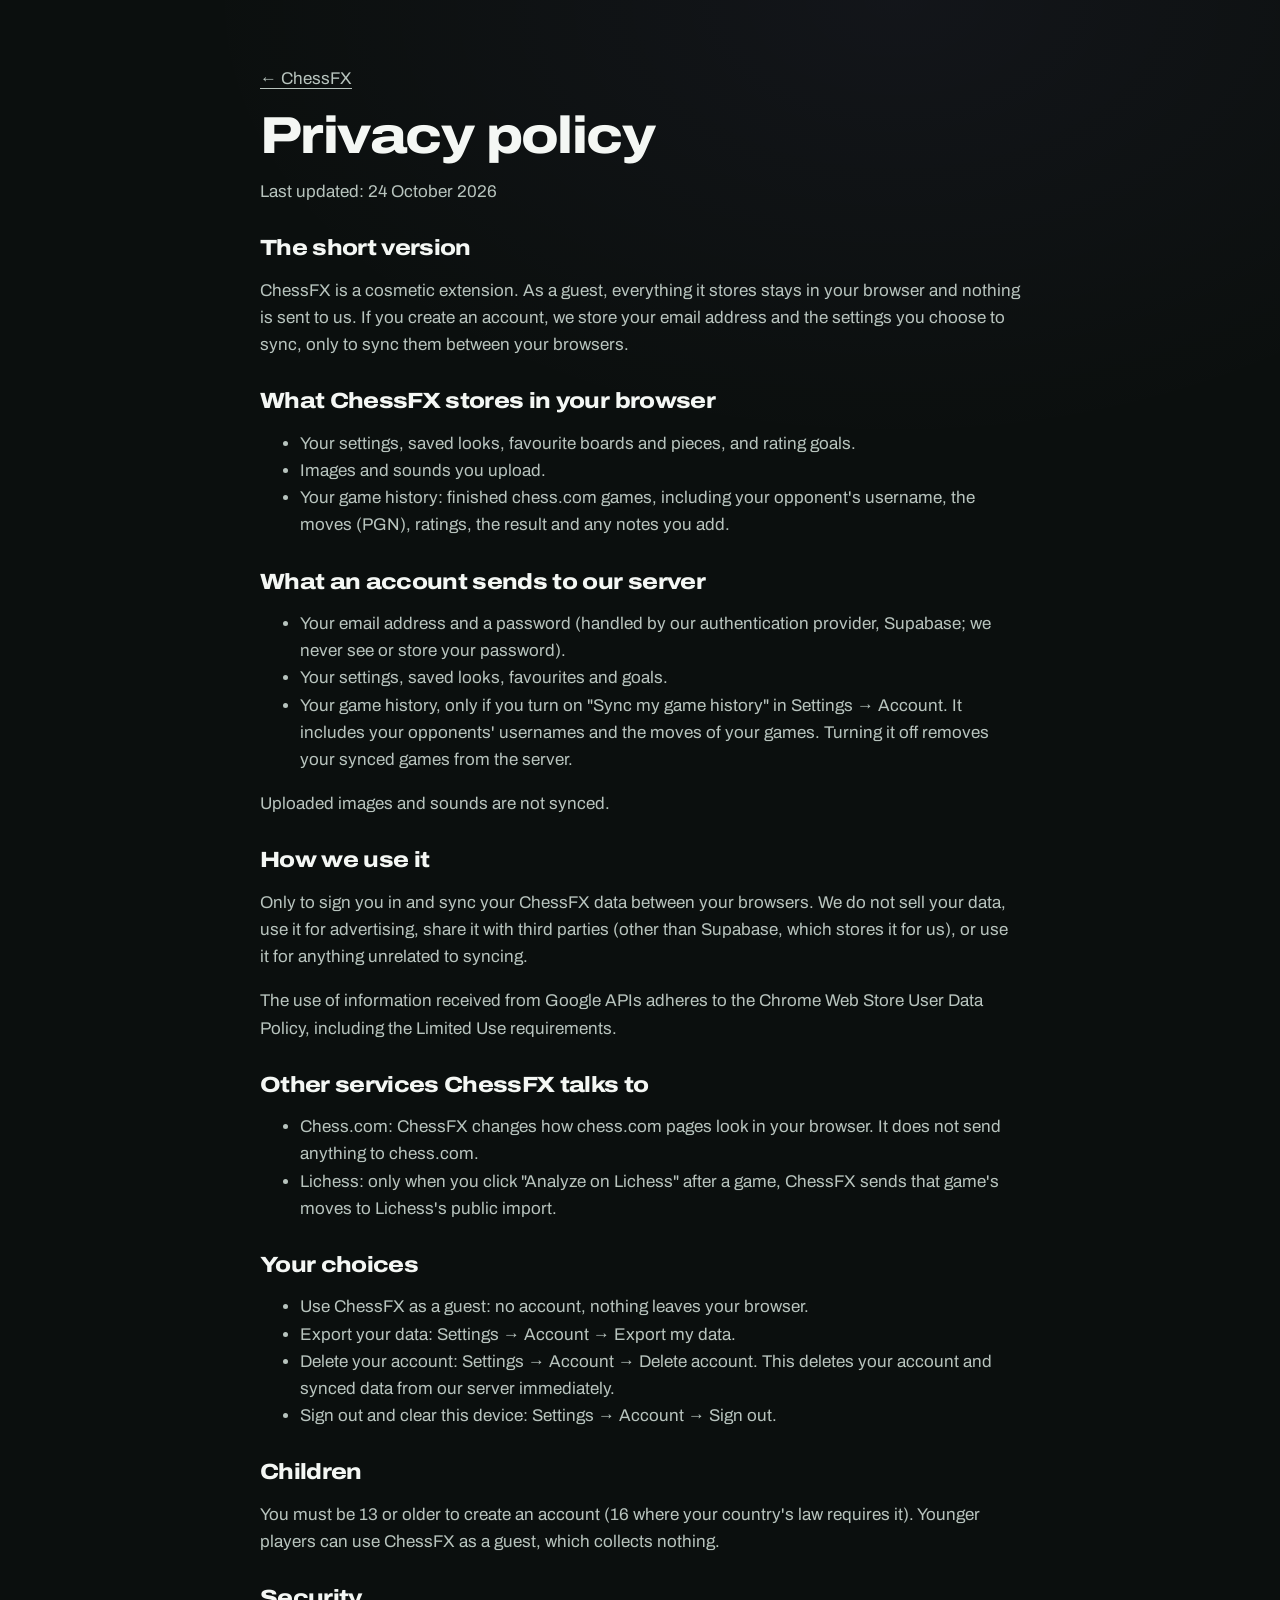
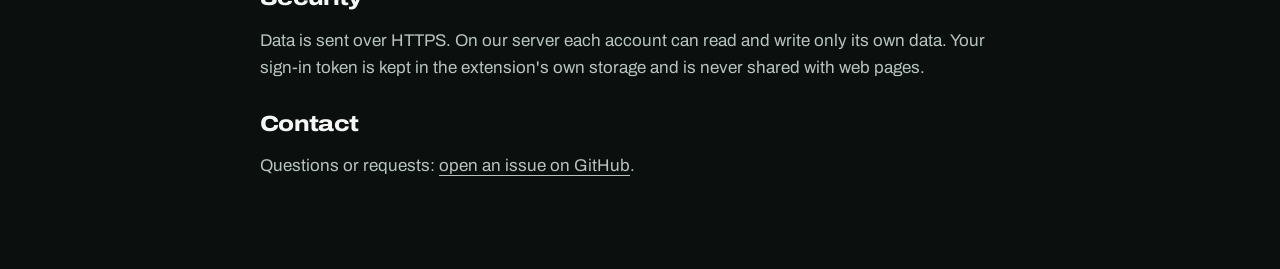
<file: privacy.html>
<!doctype html>
<html lang="en" class="dark-mode cfx-app">
<head>
<meta charset="utf-8">
<meta name="viewport" content="width=device-width, initial-scale=1">
<title>ChessFX privacy policy</title>
<link rel="stylesheet" href="assets/tokens.css">
<link rel="icon" href="assets/icon.png">
<link rel="stylesheet" href="site.css">
</head>
<body>
<main class="doc"><p><a href="./">← ChessFX</a></p>
  <article>
    <!-- Reviewed for publishing 2026-10-24: contact goes to GitHub issues; add a governing-law line once a country is chosen. -->
    <h1>Privacy policy</h1>
    <p class="sub">Last updated: 24 October 2026</p>
    <h2>The short version</h2>
    <p>ChessFX is a cosmetic extension. As a guest, everything it stores stays in your browser and nothing is sent to us. If you create an account, we store your email address and the settings you choose to sync, only to sync them between your browsers.</p>
    <h2>What ChessFX stores in your browser</h2>
    <ul>
      <li>Your settings, saved looks, favourite boards and pieces, and rating goals.</li>
      <li>Images and sounds you upload.</li>
      <li>Your game history: finished chess.com games, including your opponent's username, the moves (PGN), ratings, the result and any notes you add.</li>
    </ul>
    <h2>What an account sends to our server</h2>
    <ul>
      <li>Your email address and a password (handled by our authentication provider, Supabase; we never see or store your password).</li>
      <li>Your settings, saved looks, favourites and goals.</li>
      <li>Your game history, only if you turn on "Sync my game history" in Settings → Account. It includes your opponents' usernames and the moves of your games. Turning it off removes your synced games from the server.</li>
    </ul>
    <p>Uploaded images and sounds are not synced.</p>
    <h2>How we use it</h2>
    <p>Only to sign you in and sync your ChessFX data between your browsers. We do not sell your data, use it for advertising, share it with third parties (other than Supabase, which stores it for us), or use it for anything unrelated to syncing.</p>
    <p>The use of information received from Google APIs adheres to the Chrome Web Store User Data Policy, including the Limited Use requirements.</p>
    <h2>Other services ChessFX talks to</h2>
    <ul>
      <li>Chess.com: ChessFX changes how chess.com pages look in your browser. It does not send anything to chess.com.</li>
      <li>Lichess: only when you click "Analyze on Lichess" after a game, ChessFX sends that game's moves to Lichess's public import.</li>
    </ul>
    <h2>Your choices</h2>
    <ul>
      <li>Use ChessFX as a guest: no account, nothing leaves your browser.</li>
      <li>Export your data: Settings → Account → Export my data.</li>
      <li>Delete your account: Settings → Account → Delete account. This deletes your account and synced data from our server immediately.</li>
      <li>Sign out and clear this device: Settings → Account → Sign out.</li>
    </ul>
    <h2>Children</h2>
    <p>You must be 13 or older to create an account (16 where your country's law requires it). Younger players can use ChessFX as a guest, which collects nothing.</p>
    <h2>Security</h2>
    <p>Data is sent over HTTPS. On our server each account can read and write only its own data. Your sign-in token is kept in the extension's own storage and is never shared with web pages.</p>
    <h2>Contact</h2>
    <p>Questions or requests: <a href="https://github.com/phazegg/chessfx/issues">open an issue on GitHub</a>.</p>
  </article>
</main>
</body>
</html>
</file>
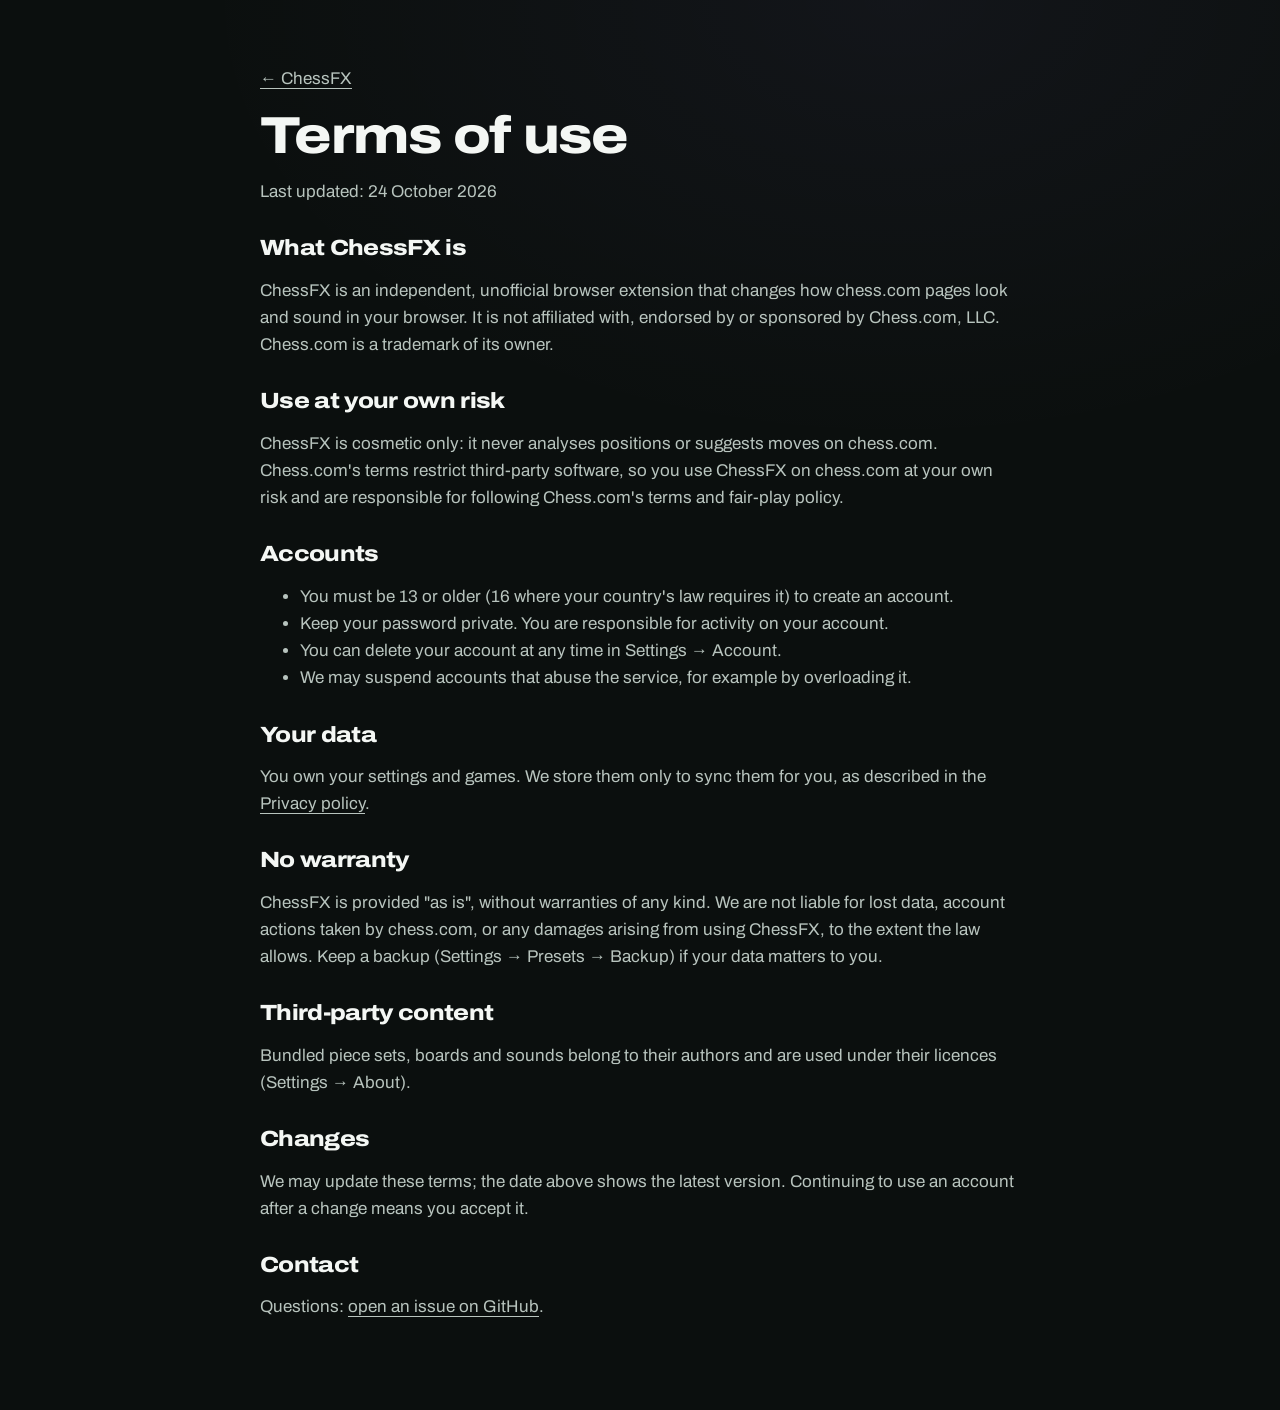
<file: terms.html>
<!doctype html>
<html lang="en" class="dark-mode cfx-app">
<head>
<meta charset="utf-8">
<meta name="viewport" content="width=device-width, initial-scale=1">
<title>ChessFX terms</title>
<link rel="stylesheet" href="assets/tokens.css">
<link rel="icon" href="assets/icon.png">
<link rel="stylesheet" href="site.css">
</head>
<body>
<main class="doc"><p><a href="./">← ChessFX</a></p>
  <article>
    <!-- Reviewed for publishing 2026-10-24: contact goes to GitHub issues; add a governing-law line once a country is chosen. -->
    <h1>Terms of use</h1>
    <p class="sub">Last updated: 24 October 2026</p>
    <h2>What ChessFX is</h2>
    <p>ChessFX is an independent, unofficial browser extension that changes how chess.com pages look and sound in your browser. It is not affiliated with, endorsed by or sponsored by Chess.com, LLC. Chess.com is a trademark of its owner.</p>
    <h2>Use at your own risk</h2>
    <p>ChessFX is cosmetic only: it never analyses positions or suggests moves on chess.com. Chess.com's terms restrict third-party software, so you use ChessFX on chess.com at your own risk and are responsible for following Chess.com's terms and fair-play policy.</p>
    <h2>Accounts</h2>
    <ul>
      <li>You must be 13 or older (16 where your country's law requires it) to create an account.</li>
      <li>Keep your password private. You are responsible for activity on your account.</li>
      <li>You can delete your account at any time in Settings → Account.</li>
      <li>We may suspend accounts that abuse the service, for example by overloading it.</li>
    </ul>
    <h2>Your data</h2>
    <p>You own your settings and games. We store them only to sync them for you, as described in the <a href="privacy.html">Privacy policy</a>.</p>
    <h2>No warranty</h2>
    <p>ChessFX is provided "as is", without warranties of any kind. We are not liable for lost data, account actions taken by chess.com, or any damages arising from using ChessFX, to the extent the law allows. Keep a backup (Settings → Presets → Backup) if your data matters to you.</p>
    <h2>Third-party content</h2>
    <p>Bundled piece sets, boards and sounds belong to their authors and are used under their licences (Settings → About).</p>
    <h2>Changes</h2>
    <p>We may update these terms; the date above shows the latest version. Continuing to use an account after a change means you accept it.</p>
    <h2>Contact</h2>
    <p>Questions: <a href="https://github.com/phazegg/chessfx/issues">open an issue on GitHub</a>.</p>
  </article>
</main>
</body>
</html>
</file>
<file: assets/tokens.css>
/* ChessFX design tokens: the one source of colour, type, radius, shadow and motion values.
   Loaded by the popup, the options page and (as a content-script stylesheet) chess.com, so every name is --cfx-*.
   Contrast (checked by tools/check.mjs): text tiers >= 4.5:1 on every surface, --cfx-line-strong >= 3:1. */
:root {
  /* surfaces: chess.com's dark theme (solid, so contrast is predictable) */
  --cfx-ink-0: #312e2b;   /* page (chess.com's page grey) */
  --cfx-well: #1f1e1c;    /* inset wells: inputs, tables, thumbnails */
  --cfx-ink-1: #262522;   /* cards and panels */
  --cfx-ink-2: #3c3a37;   /* raised controls */
  --cfx-ink-3: #484643;   /* hover */
  --cfx-line: #3c3a37;          /* decorative dividers */
  --cfx-line-strong: #8b8987;   /* control boundaries (>= 3:1) */

  /* text */
  --cfx-text: #ffffff;
  --cfx-text-2: #d0cfcd;  /* secondary */
  --cfx-text-3: #b8b7b4;  /* hints, meta */

  /* accent: chess.com green for indicators (selection, switches, focus). Buttons use --cfx-go: chess.com's green
     darkened just enough for white text (4.5:1), with its raised bottom edge. */
  --cfx-accent: #81b64c;
  --cfx-on-accent: #ffffff; /* non-text marks on the accent (switch knob) */
  --cfx-go: #47852a;
  --cfx-on-go: #ffffff;
  --cfx-edge: inset 0 -3px 0 rgba(0, 0, 0, .28);
  --cfx-accent-soft: color-mix(in srgb, var(--cfx-accent) 16%, transparent);
  --cfx-accent-glow: color-mix(in srgb, var(--cfx-accent) 40%, transparent);

  /* status */
  --cfx-win: #a3d160;  /* chess.com's light green, readable as text on every surface */
  --cfx-loss: #ff9a8f;
  --cfx-draw: var(--cfx-text-2);
  --cfx-alert: #ff5a64;
  --cfx-star: #ffc94d;  /* favourites */

  /* type: 7 steps */
  --cfx-font: -apple-system, BlinkMacSystemFont, "Segoe UI", Roboto, Helvetica, Arial, sans-serif; /* chess.com's stack */
  --cfx-mono: ui-monospace, Consolas, monospace;
  --cfx-fs-1: 11px;
  --cfx-fs-2: 12.5px;
  --cfx-fs-3: 14px;
  --cfx-fs-4: 16px;
  --cfx-fs-5: 20px;
  --cfx-fs-6: 26px;
  --cfx-fs-7: 36px;

  /* radii: 4 steps (+ 50% for circles) */
  --cfx-r-1: 4px;
  --cfx-r-2: 6px;
  --cfx-r-3: 10px;
  --cfx-r-pill: 999px;

  /* depth */
  --cfx-shadow-1: 0 4px 12px rgba(0, 0, 0, .35);
  --cfx-shadow-2: 0 12px 36px rgba(0, 0, 0, .55);
  --cfx-hairline: inset 0 1px 0 rgba(255, 255, 255, .04);
  --cfx-hover-glow: rgba(255, 255, 255, .42); /* hover glow on chess.com canvas boards (matches the DOM hover lift) */

  /* motion */
  --cfx-ease: cubic-bezier(.2, .8, .2, 1);
  --cfx-spring: cubic-bezier(.3, 1.6, .5, 1);
  --cfx-t-1: .15s;
  --cfx-t-2: .28s;
}

/* ChessFX's own pages (Settings, popup: <html class="cfx-app">): dark emerald glass. chess.com keeps the values above.
   Same contrast rules (check.mjs reads these, the last value of each name). */
html.cfx-app {
  --cfx-ink-0: #0b0f0e;   /* environment (obsidian) */
  --cfx-well: #0e1412;    /* inputs, wells */
  --cfx-ink-1: #121a17;   /* panels */
  --cfx-ink-2: #1a2420;   /* raised controls */
  --cfx-ink-3: #24312b;   /* hover */
  --cfx-line: #1f2a25;
  --cfx-line-strong: #6e8078;
  --cfx-text: #f4f7f4;
  --cfx-text-2: #b8c4be;
  --cfx-text-3: #97a59e;
  --cfx-accent: #79d65a;  /* emerald: selection, switches, focus */
  --cfx-on-accent: #0b0f0e;
  --cfx-go: #2e7a3c;      /* buttons: deep emerald with white text */
  --cfx-on-go: #ffffff;
  --cfx-win: #8fdc6c;
  --cfx-shadow-1: 0 6px 16px rgba(0, 0, 0, .45);
  --cfx-shadow-2: 0 24px 60px -12px rgba(0, 0, 0, .7);

  /* materials: environment → glass panels → floating glass → solid controls */
  --cfx-glass: rgba(18, 27, 24, .66);        /* main panels */
  --cfx-glass-2: rgba(28, 40, 35, .72);      /* elevated / floating */
  --cfx-glass-line: rgba(225, 245, 232, .10);
  --cfx-glass-hi: inset 0 1px 0 rgba(255, 255, 255, .06);
  --cfx-blur: blur(18px) saturate(140%);
  /* board frame, shared by the Settings stage and the popup: a bezel with light from the upper left, a bevel and a faint
     sheen over the squares (pointer-events none), and depth below */
  --cfx-frame-bg: linear-gradient(160deg, rgba(255, 255, 255, .11), rgba(255, 255, 255, .025) 42%, rgba(0, 0, 0, .28)), #1a2420;
  --cfx-frame-edge: inset 0 1px 0 rgba(255, 255, 255, .16), inset 0 0 0 1px rgba(255, 255, 255, .06);
  --cfx-frame-drop: 0 30px 70px -26px rgba(0, 0, 0, .9);
  --cfx-board-bevel: inset 0 0 0 1px rgba(0, 0, 0, .5), inset 0 2px 10px rgba(0, 0, 0, .35);
  --cfx-board-sheen: linear-gradient(165deg, rgba(255, 255, 255, .08), transparent 36%);
  --cfx-env:
    radial-gradient(900px 600px at 12% -8%, rgba(47, 122, 60, .26), transparent 60%),
    radial-gradient(800px 700px at 100% 110%, rgba(40, 90, 110, .18), transparent 60%),
    #0b0f0e;
}
</file>
<file: site.css>
/* 1. Font and design tokens */
@font-face {
  font-family: Archivo;
  src: url('fonts/archivo-var.woff2') format('woff2');
  font-weight: 100 900;
  font-stretch: 62% 125%;
  font-display: swap;
}
:root {
  --space-1: 4px;
  --space-2: 8px;
  --space-3: 12px;
  --space-4: 16px;
  --space-6: 24px;
  --space-8: 32px;
  --space-12: 48px;
  --space-18: 72px;
  --space-26: 104px;
  --type-hero: clamp(44px, min(6.4vw, 10.5vh), 88px);
  --type-section: clamp(32px, 4.2vw, 52px);
  --type-title: clamp(20px, 2vw, 26px);
  --type-body: 17px;
  --type-small: 14px;
  --type-meta: 13px;
  --leading-display: 1.02;
  --leading-title: 1.2;
  --leading-body: 1.6;
  --leading-small: 1.45;
  --radius-pill: 999px;
  --radius-frame: 22px;
  --radius-card: 14px;
  --radius-control: 10px;
  --radius-input: 8px;
  --shadow-1: 0 12px 28px -16px #000a;
  --shadow-2: 0 40px 90px -40px #000e;
  --glass-bg: linear-gradient(135deg, #ffffff10, #ffffff03), rgb(13 23 19 / .88);
  --glass-line: #ffffff36;
  --glass-highlight: inset 0 1px 0 #ffffff38, inset 1px 0 0 #ffffff12;
  --glass-filter: blur(18px) saturate(1.5);
  --lens-bg: linear-gradient(180deg, #ffffff24, #ffffff0b);
  --lens-shadow: inset 0 1px 0 #ffffff66, inset 0 0 0 1px #ffffff24, 0 3px 8px #0004;
  --tint: #a98dff;
  --tint2: #61dfff;
  --look-ring: color-mix(in srgb, var(--tint) 60%, white);
  --container: 1200px;
  --gutter: 24px;
  --section-gap: var(--space-26);
  --control-size: 40px;
  --swatch-size: 36px;
  interpolate-size: allow-keywords;
  color-scheme: dark;
}

/* 2. Base and accessibility */
*, *::before, *::after { box-sizing: border-box; }
html { scroll-behavior: smooth; scroll-padding-top: 110px; }
body {
  margin: 0;
  background: radial-gradient(1000px 640px at 70% 0, color-mix(in srgb, var(--tint) 5%, transparent), transparent 70%), var(--cfx-ink-0, #0b0f0e);
  background-attachment: fixed;
  color: var(--cfx-text, #f4f7f4);
  font: 400 var(--type-body)/var(--leading-body) Archivo, var(--cfx-font, sans-serif);
  font-stretch: 100%;
  -webkit-font-smoothing: antialiased;
}
a { color: inherit; text-underline-offset: 4px; }
a:hover { text-decoration-color: var(--cfx-accent); }
a:is(.btn, .cfx-btn), a:is(.btn, .cfx-btn):hover { text-decoration: none; }
button, input, select, textarea { font: inherit; color: inherit; }
button { -webkit-tap-highlight-color: transparent; }
img, canvas, svg { vertical-align: middle; }
h1, h2, h3 { margin: 0; font-weight: 800; line-height: var(--leading-display); letter-spacing: -.03em; }
h1, h2 { font-stretch: 116%; text-wrap: balance; }
h2 { font-size: var(--type-section); }
h3 { font-size: var(--type-title); font-stretch: 112%; line-height: var(--leading-title); letter-spacing: -.015em; }
p { text-wrap: pretty; }
:focus-visible { outline: 2px solid var(--cfx-accent); outline-offset: 4px; }
::selection { background: var(--cfx-go); color: var(--cfx-on-go); }
[hidden] { display: none !important; }
.sr, .dice-label, .chips .chip > span {
  position: absolute; width: 1px; height: 1px; padding: 0; margin: -1px;
  overflow: hidden; clip-path: inset(50%); white-space: nowrap; border: 0;
}
.skip { position: fixed; top: 12px; left: var(--gutter); z-index: 100; padding: 10px 16px; border-radius: var(--radius-input); background: var(--cfx-go); color: var(--cfx-on-go); font-weight: 700; transform: translateY(-160%); }
.skip:focus { transform: none; }

/* 3. Shared layout and section rhythm */
.nav, .hero, .sec, .final, .foot, .me-wrap {
  width: min(var(--container), calc(100% - var(--gutter) * 2));
  margin-inline: auto;
}
.sec { margin-top: var(--section-gap); }
.sub { max-width: 40em; margin: var(--space-4) 0 0; color: var(--cfx-text-2); }
.hero-copy, .stage, .studio-main, .studio-preview, .final-copy { min-width: 0; }

/* 4. Components: actions, status, glass, cards and fields */
.btn { display: inline-flex; align-items: center; justify-content: center; gap: 8px; min-height: 44px; padding: 10px 18px; border: 1px solid transparent; border-radius: var(--radius-control); background: var(--cfx-ink-2); color: var(--cfx-text); font-weight: 700; font-size: var(--type-small); line-height: var(--leading-small); text-align: center; text-decoration: none; cursor: pointer; transition: background-color .18s, border-color .18s, filter .18s, transform .15s; }
.btn-go { background: var(--cfx-go); color: var(--cfx-on-go); box-shadow: inset 0 1px 0 #ffffff30, 0 10px 26px -16px var(--cfx-accent); }
.btn-go:hover:not(:disabled) { filter: brightness(1.1); }
.btn-ghost { background: transparent; border-color: var(--cfx-line-strong); }
.btn-ghost:hover:not(:disabled), .btn-danger:hover:not(:disabled) { background: var(--cfx-ink-2); }
.btn-danger { background: transparent; border-color: var(--cfx-loss); color: var(--cfx-loss); }
.btn-lg { min-height: 52px; padding: 13px 24px; font-size: var(--type-body); }
.btn:active:not(:disabled):not([aria-disabled="true"]) { transform: translateY(1px); }
.btn:disabled, .btn[aria-disabled="true"] { opacity: .6; cursor: default; }
.linkbtn { padding: 4px 0; border: 0; background: none; color: var(--cfx-text-2); font-size: var(--type-small); font-weight: 600; cursor: pointer; }
.nav-link { color: var(--cfx-text-2); font-size: var(--type-small); font-weight: 600; text-decoration: none; }
.linkbtn:hover, .nav-link:hover { color: var(--cfx-text); }
.nav-cta { min-height: 40px; padding: 8px 14px; font-size: var(--type-small); }
.soon { display: inline-flex; align-items: center; justify-content: center; gap: 12px; min-height: 52px; margin: 0; padding: 12px 18px; border: 1px solid var(--cfx-line-strong); border-radius: var(--radius-pill); color: var(--cfx-text-2); font-size: var(--type-small); font-weight: 600; line-height: var(--leading-small); }
.soon::before { content: ''; flex: none; width: 7px; height: 7px; border-radius: 50%; background: var(--cfx-accent); box-shadow: 0 0 0 4px var(--cfx-accent-soft); }
.soon[data-soon="go"] { border-color: var(--cfx-accent); background: var(--cfx-ink-1); color: var(--cfx-text); }
.soon[data-soon="ghost"] { background: transparent; }
.nav, .glass-dock, .seg, .tabs { border: 1px solid var(--glass-line); background: var(--glass-bg); -webkit-backdrop-filter: var(--glass-filter); backdrop-filter: var(--glass-filter); box-shadow: var(--glass-highlight), var(--shadow-1); }
.glass-dock { display: flex; flex-direction: column; align-items: stretch; gap: 8px; padding: 10px; border-radius: var(--radius-frame); }
.dock-actions { display: flex; align-items: center; justify-content: center; flex-wrap: wrap; gap: 8px; }
.seg, .tabs { display: inline-flex; align-items: stretch; padding: 4px; border-radius: var(--radius-pill); }
.seg { flex: none; }
.seg button, .tabs [role="tab"] { min-width: 0; min-height: 36px; padding: 6px 12px; border: 0; border-radius: var(--radius-pill); background: transparent; color: var(--cfx-text-2); font-size: var(--type-meta); font-weight: 700; cursor: pointer; transition: color .2s, background-color .2s; }
.tab-lens, .tabs:not(.lens-ready) [aria-selected="true"], .seg button[aria-pressed="true"] { background: var(--lens-bg); box-shadow: var(--lens-shadow); }
.tabs [aria-selected="true"], .tabs [aria-selected="true"] small, .seg button[aria-pressed="true"] { color: var(--cfx-accent); }
.tabs { position: relative; isolation: isolate; max-width: 100%; }
.tabs [role="tab"] { position: relative; z-index: 1; min-height: 40px; padding-inline: 16px; font-size: var(--type-small); }
.tabs small { margin-left: 6px; color: var(--cfx-text-3); font-size: var(--type-meta); font-weight: 500; font-variant-numeric: tabular-nums; }
.tab-lens { position: absolute; top: 4px; bottom: 4px; left: 0; border-radius: var(--radius-pill); pointer-events: none; visibility: hidden; }
.tabs.lens-ready .tab-lens { visibility: visible; transition: transform .28s var(--cfx-ease), width .28s var(--cfx-ease); }
:is(.seg button, .tabs [role="tab"], .chip, .preset, .tile, button.set, .cmp-range):focus-visible { outline-color: var(--look-ring); }
.preset, .tile, button.set, .feat, .card { border: 1px solid var(--cfx-line); border-radius: var(--radius-card); background: var(--cfx-ink-1); color: var(--cfx-text); }
.preset, .tile, button.set { font: inherit; text-align: left; cursor: pointer; transition: border-color .2s, transform .2s; }
:is(.preset, .tile, button.set):hover { border-color: var(--cfx-line-strong); }
:is(.preset, .tile, button.set)[aria-pressed="true"] { border-color: var(--cfx-accent); box-shadow: inset 0 0 0 1px var(--cfx-accent); }
:is(.preset, .tile, button.set):active { transform: scale(.985); }
.tile { position: relative; display: flex; flex-direction: column; overflow: hidden; padding: 0; }
.tile > img { display: block; width: 100%; height: auto; aspect-ratio: 1; object-fit: cover; }
.tile > span { display: block; padding: 10px 12px; font-size: var(--type-small); font-weight: 600; line-height: var(--leading-small); }
.tile-live { position: absolute; inset: 0 0 auto; width: 100%; aspect-ratio: 1; opacity: 0; pointer-events: none; transition: opacity .25s; }
.tile-live.on { opacity: 1; }
.chips { display: grid; grid-template-columns: repeat(8, minmax(var(--swatch-size), 1fr)); align-items: center; justify-items: center; gap: 2px; min-height: calc(var(--swatch-size) + 8px); padding: 4px 0; }
.chip { position: relative; display: inline-flex; align-items: center; justify-content: center; flex: none; width: var(--swatch-size); height: var(--swatch-size); padding: 2px; border: 1px solid var(--cfx-line-strong); border-radius: var(--radius-pill); background: #ffffff08; color: var(--cfx-text); cursor: pointer; transition: border-color .2s, transform .15s; }
.chip img { width: 100%; height: 100%; border-radius: inherit; object-fit: cover; }
.chip[aria-pressed="true"] { border-color: var(--cfx-accent); box-shadow: 0 0 0 2px var(--cfx-accent); }
.chip:hover { border-color: var(--look-ring); }
.chip:active { transform: scale(.94); }
.chip[data-name]::after { content: attr(data-name); position: absolute; bottom: calc(100% + 10px); left: 50%; z-index: 5; transform: translateX(-50%); visibility: hidden; padding: 6px 10px; border: 1px solid var(--cfx-line-strong); border-radius: var(--radius-input); background: var(--cfx-well); color: var(--cfx-text); font-size: var(--type-meta); line-height: var(--leading-small); white-space: nowrap; pointer-events: none; }
.chip[data-name]:is(:hover, :focus-visible)::after { visibility: visible; }
.icon-btn, .chip-dice { display: inline-grid; place-items: center; flex: none; width: var(--control-size); height: var(--control-size); min-height: var(--control-size); padding: 0; border: 1px solid var(--cfx-line-strong); border-radius: var(--radius-pill); background: #ffffff08; color: var(--cfx-text); font-size: var(--type-meta); cursor: pointer; }
.glass-dock button:hover { filter: brightness(1.15); }
.icon-btn[aria-pressed="true"] { border-color: var(--cfx-accent); color: var(--cfx-accent); }
#sound svg { width: 18px; height: 18px; fill: none; stroke: currentColor; stroke-width: 2; stroke-linecap: round; stroke-linejoin: round; }
#sound .spk { fill: currentColor; stroke: none; }
#sound .on { display: none; }
#sound[aria-pressed="true"] .on { display: inline; }
#sound[aria-pressed="true"] .off { display: none; }
.chip-dice svg { width: 22px; height: 22px; fill: none; stroke: currentColor; stroke-width: 1.8; }
.chip-dice circle { fill: currentColor; stroke: none; }
.chip-dice.roll svg { animation: roll .5s var(--cfx-ease); }
@keyframes roll { from { rotate: -200deg; scale: .7; } }
kbd { display: inline-block; min-width: 20px; padding: 1px 5px; border: 1px solid var(--cfx-line-strong); border-radius: 4px; background: var(--cfx-ink-1); color: var(--cfx-text-2); font: 500 12px/1.4 Archivo, sans-serif; text-align: center; }
.field { display: flex; flex-direction: column; gap: 8px; margin-top: 16px; font-size: var(--type-small); font-weight: 600; }
.field input { width: 100%; min-height: 44px; padding: 10px 12px; border: 1px solid var(--cfx-line-strong); border-radius: var(--radius-input); background: var(--cfx-well); }
.field input[aria-invalid="true"] { border-color: var(--cfx-loss); }
.dlg { width: min(460px, calc(100% - 32px)); max-height: calc(100dvh - 32px); padding: 24px; overflow-y: auto; border: 1px solid var(--cfx-line-strong); border-radius: var(--radius-frame); background: var(--cfx-ink-1); color: var(--cfx-text); box-shadow: var(--shadow-2); }
.dlg::backdrop { background: #000b; }
.dlg h2 { font-size: var(--type-title); }

/* 5a. Navigation */
.nav { position: sticky; top: 12px; z-index: 30; display: flex; align-items: center; gap: 20px; min-height: 66px; margin-top: 12px; padding: 10px 20px; border-radius: var(--radius-pill); transition: background-color .25s; }
.nav.scrolled { background-color: rgb(13 23 19 / .97); }
.brand { display: inline-flex; align-items: center; gap: 8px; flex: none; color: var(--cfx-text); font-size: 18px; text-decoration: none; white-space: nowrap; }
.brand img { flex: none; border-radius: 7px; }
.brand b { font-stretch: 112%; font-weight: 800; letter-spacing: -.025em; }
.tag { padding: 2px 7px; border: 1px solid var(--cfx-line-strong); border-radius: var(--radius-pill); color: var(--cfx-text-2); font-size: var(--type-meta); font-weight: 500; }
.nav nav { display: flex; align-items: center; justify-content: center; gap: 20px; margin-inline: auto; }
.nav nav a { padding-block: 8px; color: var(--cfx-text-2); font-size: var(--type-small); font-weight: 600; text-decoration: none; white-space: nowrap; }
.nav nav a:hover { color: var(--cfx-text); }
.acct { display: flex; align-items: center; flex: none; gap: 14px; min-height: 40px; margin-left: auto; }
.acct a, .acct button, .nav > .nav-link { white-space: nowrap; }
.me { display: inline-flex; align-items: center; gap: 8px; color: var(--cfx-text); font-size: var(--type-small); font-weight: 600; text-decoration: none; }
.me i { display: inline-grid; place-items: center; width: 32px; height: 32px; border-radius: 50%; background: var(--cfx-go); color: var(--cfx-on-go); font-style: normal; font-weight: 700; }
.menu-btn { position: relative; display: none; flex: none; width: 40px; height: 40px; padding: 0; border: 1px solid var(--cfx-line-strong); border-radius: 50%; background: transparent; color: var(--cfx-text); cursor: pointer; }
.menu-btn span { position: absolute; top: 50%; left: 11px; width: 16px; height: 2px; background: currentColor; transform: translateY(-4px); transition: transform .2s; }
.menu-btn span + span { transform: translateY(3px); }
.nav.open .menu-btn span { transform: rotate(45deg); }
.nav.open .menu-btn span + span { transform: rotate(-45deg); }

/* 5b. Hero and the interactive board */
.hero { display: grid; grid-template-columns: minmax(0, 1.05fr) minmax(0, 1fr); align-items: center; gap: 48px; min-height: calc(100vh - 78px); padding-block: 48px; overflow-x: clip; }
.hero h1 { font-size: var(--type-hero); font-stretch: 125%; line-height: .98; letter-spacing: -.045em; }
.lede { max-width: 33em; margin: 24px 0 32px; color: var(--cfx-text-2); font-size: 18px; }
.ctas { display: flex; align-items: center; flex-wrap: wrap; gap: 12px; }
.ctas-note { max-width: 60ch; text-wrap: balance; margin: 16px 0 0; color: var(--cfx-text-3); font-size: var(--type-small); }
.stage { position: relative; isolation: isolate; display: flex; flex-direction: column; gap: 16px; width: 100%; max-width: 560px; justify-self: center; container-type: inline-size; }
/* Explicit radii keep both lights transparent before they reach any box edge. */
.glow { position: absolute; inset: 0; z-index: -1; pointer-events: none; background: radial-gradient(ellipse 35% 38% at 42% 42%, color-mix(in srgb, var(--tint) 24%, transparent), transparent 100%), radial-gradient(ellipse 30% 32% at 65% 64%, color-mix(in srgb, var(--tint2) 18%, transparent), transparent 100%); }
.board-wrap, .stage .glass-dock { width: min(100%, var(--hero-card-width, 100%)); align-self: center; }
.stage .chips { grid-template-columns: repeat(8, var(--swatch-size)); justify-content: safe center; }
.board-wrap { position: relative; perspective: 1100px; container: hero-card / inline-size; }
.board-card {
  --rx: 0deg; --ry: 0deg;
  position: relative; margin: 0; padding: 12px; border: 1px solid color-mix(in srgb, var(--tint) 28%, #ffffff38); border-radius: var(--radius-frame);
  background: transparent; box-shadow: var(--shadow-2), 0 0 18px -6px color-mix(in srgb, var(--tint2) 45%, transparent), inset 0 1px 0 #ffffff70;
  transform: rotateX(var(--rx)) rotateY(var(--ry)); transform-origin: 50% 50%; transform-style: preserve-3d;
  cursor: grab; touch-action: pan-y; -webkit-user-select: none; user-select: none;
}
.board-card.grabbing, .board-card.grabbing .board { cursor: grabbing; }
.board-card > :not(.card-back) { backface-visibility: hidden; }
.board-card > .pbar, .board-card > .board, .board-card > .board-bar { transform: translateZ(14px); }
.board-card::after { content: ''; position: absolute; inset: 12px; border: 1px solid transparent; border-top-color: #ffffff80; border-left-color: color-mix(in srgb, var(--tint) 55%, #ffffff55); border-radius: var(--radius-control); transform: translateZ(15px); backface-visibility: hidden; pointer-events: none; }
.glass-filters { position: absolute; pointer-events: none; }
.glass-rim {
  position: absolute; inset: 0; border-radius: inherit; pointer-events: none; transform: translateZ(1px);
  background: linear-gradient(135deg, #ffffff26, color-mix(in srgb, var(--tint) 16%, transparent) 40%, color-mix(in srgb, var(--tint2) 20%, transparent));
  box-shadow: inset 1px 1px 0 #ffffff8c, inset -1px -1px 0 color-mix(in srgb, var(--tint2) 45%, transparent);
  clip-path: polygon(evenodd, 0 0, 100% 0, 100% 100%, 0 100%, 0 0, 12px 12px, 12px calc(100% - 12px), calc(100% - 12px) calc(100% - 12px), calc(100% - 12px) 12px, 12px 12px);
  -webkit-backdrop-filter: blur(6px) saturate(1.5); backdrop-filter: blur(6px) saturate(1.5);
}
.glass-refract .glass-rim { backdrop-filter: url(#glassRefraction) blur(6px) saturate(1.5); }
.glare { position: absolute; inset: 0; border-radius: inherit; pointer-events: none; transform: translateZ(18px); opacity: var(--go, 0); transition: opacity .35s; background: radial-gradient(ellipse at var(--gx, 50%) var(--gy, 30%), #ffffff42, color-mix(in srgb, var(--tint) 10%, transparent) 22%, transparent 48%); }
.card-back { position: absolute; inset: 0; display: grid; place-items: center; overflow: hidden; border-radius: inherit; background: var(--cfx-ink-1); transform: rotateY(180deg) translateZ(1px); backface-visibility: hidden; }
.card-back > img { position: absolute; inset: 12px; width: calc(100% - 24px); height: calc(100% - 24px); border-radius: var(--radius-control); object-fit: cover; filter: brightness(.5) saturate(1.2); }
.cb-mark { position: relative; display: grid; justify-items: center; gap: 4px; text-align: center; }
.cb-mark img { width: 64px; height: 64px; margin-bottom: 8px; border-radius: var(--radius-card); box-shadow: var(--shadow-1); }
.cb-mark b { font-size: 36px; font-stretch: 125%; font-weight: 800; line-height: 1; letter-spacing: -.03em; }
#backName { max-width: 24ch; color: var(--cfx-text); font-size: var(--type-small); }
.pbar { display: flex; align-items: center; gap: 8px; height: 40px; margin: 0; padding: 4px 12px; background: var(--cfx-ink-1); font-size: var(--type-meta); }
.pbar:first-of-type { border-radius: var(--radius-control) var(--radius-control) 0 0; }
.pname { flex: 0 1 auto; max-width: 60%; overflow: hidden; color: var(--cfx-text); font-weight: 600; white-space: nowrap; text-overflow: ellipsis; }
.pname small { margin-left: 6px; color: var(--cfx-text-3); }
.pshort { display: none; }
.caps { display: flex; flex: 1 1 0; min-width: 0; overflow: hidden; padding-left: 2px; }
.caps img { flex: none; width: 20px; height: 20px; margin-right: -5px; filter: drop-shadow(0 1px 1px #0008); animation: capIn .35s var(--cfx-ease); }
.clock { flex: none; min-width: 54px; padding: 3px 8px; border-radius: var(--radius-input); background: var(--cfx-ink-2); color: #e9ece9; font-size: var(--type-small); font-weight: 800; line-height: 1.4; font-variant-numeric: tabular-nums; text-align: center; transition: background-color .25s, color .25s; }
.clock.on { background: #e9ece9; color: #101512; }
.board { position: relative; aspect-ratio: 1; overflow: hidden; border-radius: 0; background: #1e1946; cursor: pointer; }
.board > * { position: absolute; inset: 0; width: 100%; height: 100%; pointer-events: none; }
.poster { object-fit: cover; }
#shader { opacity: 0; transition: opacity .5s; }
.board.live #shader { opacity: 1; }
.flat { opacity: 0; background: repeating-conic-gradient(#769656 0 25%, #eeeed2 0 50%) 0 0 / 25% 25%; transition: opacity .35s; }
.board.original .flat { opacity: 1; }
.board.original #shader, .board.original .poster { visibility: hidden; transition: visibility 0s .35s; }
.marks i { position: absolute; left: 0; top: 0; width: 12.5%; height: 12.5%; background: color-mix(in srgb, var(--glow-w, #fff) 30%, #ffd6402e); box-shadow: inset 0 0 0 2px color-mix(in srgb, var(--glow-w, #fff) 70%, transparent), inset 0 0 0 3px #0005; transition: transform .32s var(--cfx-ease); }
.pieces img { position: absolute; left: 0; top: 0; width: 12.5%; height: 12.5%; transition: transform .32s var(--cfx-ease), opacity .25s; }
.pieces img.w, .preset-pieces img.w, .final-pieces img.w, .cmp-fx .cmp-pieces img.w { filter: drop-shadow(0 0 4px var(--glow-w, transparent)); }
.pieces img.b, .preset-pieces img.b, .final-pieces img.b, .cmp-fx .cmp-pieces img.b { filter: drop-shadow(0 0 4px var(--glow-b, transparent)); }
.board.original .pieces img { filter: none; }
.pieces img.gone { opacity: 0; }
#fx { pointer-events: none; }
.board > .square-highlight { inset: auto; left: var(--hover-x, 0%); top: var(--hover-y, 0%); width: 12.5%; height: 12.5%; opacity: 0; border-radius: 3px; background: #ffffff1f; box-shadow: inset 0 0 0 1px #ffffff55; }
.board.square-hover > .square-highlight { opacity: 1; }
.board-bar { display: flex; align-items: center; margin: 0; padding: 10px 12px; border-radius: 0 0 var(--radius-control) var(--radius-control); background: var(--cfx-ink-1); }
.look-name { display: flex; flex: 1 1 auto; flex-direction: column; min-width: 0; gap: 2px; font-size: var(--type-body); font-weight: 800; line-height: 1.2; }
#lookName, .look-name small { display: block; overflow: hidden; white-space: nowrap; text-overflow: ellipsis; }
.look-name small { min-height: 1.2em; color: var(--cfx-text-3); font-size: var(--type-meta); font-weight: 500; font-variant-numeric: tabular-nums; }
.hint { margin: -4px 0 0; color: var(--cfx-text-3); font-size: var(--type-meta); line-height: var(--leading-small); text-align: center; }
.apply-row { display: flex; align-items: center; flex-wrap: wrap; gap: 12px; margin: 0; color: var(--cfx-text-2); font-size: var(--type-small); }
/* One coordinated load sequence; swap effects respond to a new selection. */
.js .hero-copy > * { animation: rise .9s var(--cfx-ease) backwards; }
.js .hero-copy > :nth-child(2) { animation-delay: .08s; }
.js .hero-copy > :nth-child(3) { animation-delay: .2s; }
.js .hero-copy > :nth-child(4) { animation-delay: .28s; }
.js .board-card { animation: settle 1.2s cubic-bezier(.16, .84, .24, 1) .1s backwards; }
.pieces img.set { animation: set .55s cubic-bezier(.3, 1.35, .5, 1) var(--d, 0s) backwards; }
.board::after { content: ''; position: absolute; inset: 0; opacity: 0; pointer-events: none; background: linear-gradient(115deg, transparent 30%, #ffffff47 50%, transparent 70%) 0 0 / 300% 100%; }
.board.swap::after { animation: sweep .7s cubic-bezier(.4, 0, .2, 1); }
.board.swap .pieces img { animation: pop .45s cubic-bezier(.3, 1.4, .5, 1) calc(var(--k, 0) * 18ms) backwards; }
.board.swap #shader, .board.swap .poster { animation: dip .55s ease-out; }
@keyframes rise { from { opacity: 0; translate: 0 22px; } }
@keyframes settle { from { opacity: 0; transform: translateY(26px) rotateY(-18deg) rotateX(10deg) scale(.96); } }
@keyframes set { from { opacity: 0; translate: 0 -55%; } }
@keyframes capIn { from { scale: .2; opacity: 0; } }
@keyframes sweep { from { opacity: 1; background-position: 100% 0; } to { opacity: 1; background-position: 0 0; } }
@keyframes pop { from { scale: .72; opacity: .2; } }
@keyframes dip { 30% { opacity: .35; filter: saturate(.6) brightness(1.3); } }

/* 5c. How it works */
.steps ol { display: grid; grid-template-columns: repeat(3, minmax(0, 1fr)); gap: 32px; margin: 32px 0 0; padding: 32px 0 0; border-top: 1px solid var(--cfx-line-strong); list-style: none; counter-reset: steps; }
.steps li { counter-increment: steps; display: grid; align-content: start; gap: 12px; }
.steps li::before { content: '0' counter(steps); color: var(--cfx-accent); font-size: var(--type-meta); font-weight: 600; font-variant-numeric: tabular-nums; }
.steps li b { font-size: 20px; font-weight: 700; line-height: var(--leading-title); }
.steps li > span { color: var(--cfx-text-2); font-size: 16px; }

/* 5d. The looks studio */
.studio { display: grid; grid-template-columns: minmax(0, 1fr) minmax(0, .85fr); gap: 48px; align-items: start; }
.looks-head { display: flex; flex-direction: column; align-items: flex-start; gap: 24px; }
.looks-head .sub { max-width: 37em; }
.panel { margin-top: 24px; }
.panel-note { margin: 0 0 16px; color: var(--cfx-text-2); font-size: var(--type-small); }
.mix { display: flex; flex-wrap: wrap; align-items: center; gap: 8px 16px; margin: 24px 0 0; padding: 12px 16px; border: 1px solid color-mix(in srgb, var(--tint) 40%, var(--cfx-line)); border-radius: var(--radius-control); background: var(--cfx-ink-1); color: var(--cfx-text-2); font-size: var(--type-small); }
.mix > span { flex: 1 1 100%; }
.mix b { color: var(--cfx-text); }
.mix .linkbtn { text-decoration: underline; text-underline-offset: 4px; }
.presets { display: grid; grid-template-columns: repeat(2, minmax(0, 1fr)); gap: 16px; }
.preset { display: flex; flex-direction: column; gap: 12px; padding: 8px 8px 16px; }
.preset-art { position: relative; display: block; aspect-ratio: 1; overflow: hidden; border-radius: var(--radius-control); }
.preset-board { display: block; width: 100%; height: 100%; object-fit: cover; }
.preset-pieces, .final-pieces { position: absolute; inset: 0; pointer-events: none; }
.preset-pieces img, .final-pieces img { position: absolute; width: 12.5%; height: 12.5%; }
.preset-text { display: flex; flex: 1; flex-direction: column; gap: 4px; padding-inline: 6px; }
.preset-text b { font-size: 18px; font-stretch: 112%; font-weight: 800; line-height: var(--leading-title); }
.preset-text small { color: var(--cfx-text-2); font-size: var(--type-small); line-height: var(--leading-small); }
.preset[aria-pressed="true"] .preset-text b { color: var(--cfx-accent); }
.gallery { display: grid; grid-template-columns: repeat(3, minmax(0, 1fr)); gap: 12px; }
.sets { display: grid; grid-template-columns: repeat(2, minmax(0, 1fr)); gap: 12px; }
button.set { display: flex; flex-direction: column; gap: 12px; padding: 10px; }
.set-row { display: grid; grid-template-columns: repeat(6, minmax(0, 1fr)); overflow: hidden; border-radius: var(--radius-input); background: repeating-linear-gradient(90deg, #a9b7af 0 16.6667%, #7f9187 16.6667% 33.3333%); }
.set-row img { display: block; width: 100%; height: auto; aspect-ratio: 1; padding: 6%; transition: translate .25s var(--cfx-ease); }
button.set b { padding-inline: 2px; font-size: var(--type-small); font-weight: 600; }
button.set[aria-pressed="true"] b { color: var(--cfx-accent); }
.studio-preview { align-self: stretch; }
.studio-sticky { position: sticky; top: 104px; padding: 24px; border: 1px solid color-mix(in srgb, var(--tint) 24%, var(--cfx-line)); border-radius: var(--radius-frame); background: radial-gradient(ellipse at 80% 0, color-mix(in srgb, var(--tint2) 7%, transparent), transparent 70%), var(--cfx-ink-1); }
.studio-head { margin-bottom: 24px; }
.studio-head h3 { overflow-wrap: anywhere; }
.studio-head p { margin: 8px 0 0; color: var(--cfx-text-2); font-size: var(--type-small); }
.cmp-fig { position: relative; width: 100%; margin: 0; }
.cmp { position: relative; width: 100%; aspect-ratio: 1; overflow: hidden; border: 1px solid var(--cfx-line-strong); border-radius: var(--radius-card); box-shadow: var(--shadow-1); user-select: none; touch-action: pan-y; }
.cmp-layer, .cmp-pieces { position: absolute; inset: 0; }
.cmp-orig { background: repeating-conic-gradient(#769656 0 25%, #eeeed2 0 50%) 0 0 / 25% 25%; }
.cmp-fx { clip-path: inset(0 0 0 var(--pos)); }
.cmp-fx > img { display: block; width: 100%; height: 100%; object-fit: cover; }
.cmp-fx > canvas { position: absolute; inset: 0; width: 100%; height: 100%; opacity: 0; transition: opacity .4s; }
.cmp-fx > canvas.on { opacity: 1; }
.cmp-pieces img { position: absolute; left: 0; top: 0; width: 12.5%; height: 12.5%; }
.cmp-handle { position: absolute; top: 0; bottom: 0; left: var(--pos); width: 2px; translate: -1px 0; background: #fff; box-shadow: 0 0 0 1px #0006; pointer-events: none; }
.cmp-handle::after { content: ''; position: absolute; top: 50%; left: 50%; width: 40px; height: 40px; translate: -50% -50%; border-radius: 50%; background: #fff center / 22px no-repeat url("data:image/svg+xml,%3Csvg xmlns='http://www.w3.org/2000/svg' viewBox='0 0 24 24' fill='none' stroke='%23111' stroke-width='2.4' stroke-linecap='round' stroke-linejoin='round'%3E%3Cpath d='M9 6l-6 6 6 6M15 6l6 6-6 6'/%3E%3C/svg%3E"); box-shadow: var(--shadow-1); }
.cmp-range { position: absolute; inset: 0; width: 100%; height: 100%; margin: 0; opacity: 0; cursor: ew-resize; }
.cmp:has(.cmp-range:focus-visible) { outline: 2px solid var(--look-ring); outline-offset: 4px; }
.cmp-labels { position: absolute; bottom: 12px; left: 12px; right: 12px; display: flex; align-items: flex-start; justify-content: space-between; gap: 16px; margin: 0; pointer-events: none; }
.cmp-labels span { max-width: 47%; padding: 4px 10px; border-radius: var(--radius-pill); background: #0b0f0eeb; color: #fff; font-size: var(--type-meta); font-weight: 600; line-height: var(--leading-small); overflow-wrap: anywhere; }

/* 5e. Features */
.feat-grid { display: grid; grid-template-columns: minmax(0, 1.2fr) repeat(2, minmax(0, 1fr)); gap: 16px; margin-top: 32px; }
.feat { display: flex; flex-direction: column; padding: 24px; background: linear-gradient(180deg, #ffffff05, transparent), var(--cfx-ink-1); }
.feat-main { grid-row: span 2; padding: 16px 16px 24px; border-radius: var(--radius-frame); }
.feat h3 { margin: 24px 0 8px; font-size: 20px; text-wrap: balance; }
.feat-main h3 { font-size: 26px; }
.feat p { margin: 0; color: var(--cfx-text-2); font-size: 15px; }
.feat-art { display: flex; align-items: center; flex: none; height: 72px; }
.art-capture { display: block; height: auto; aspect-ratio: 1; overflow: hidden; border-radius: var(--radius-control); background: var(--cfx-well); }
.art-capture canvas { display: block; width: 100%; height: auto; aspect-ratio: 1; }
.art-clock .clk { padding: 6px 16px; border-radius: var(--radius-control); background: #9c3038; color: #fff; font-size: 40px; font-weight: 800; font-stretch: 112%; line-height: 1.1; letter-spacing: -.02em; font-variant-numeric: tabular-nums; }
.art-sound { gap: 5px; }
.art-sound i { width: 6px; height: calc(var(--h, 30) * 1%); min-height: 6px; border-radius: 3px; background: var(--cfx-accent); }
.art-games svg { width: 100%; height: 72px; overflow: visible; }
.art-games .area { fill: var(--cfx-accent-soft); }
.art-games .line { fill: none; stroke: var(--cfx-accent); stroke-width: 2.5; stroke-linejoin: round; stroke-linecap: round; vector-effect: non-scaling-stroke; }
.art-looks { position: relative; }
.art-looks img { position: absolute; top: 0; width: 72px; height: 72px; border: 2px solid var(--cfx-ink-1); border-radius: var(--radius-card); object-fit: cover; box-shadow: var(--shadow-1); transition: translate .3s var(--cfx-ease), rotate .3s var(--cfx-ease); }
.art-looks img:nth-child(1) { left: 0; rotate: -8deg; }
.art-looks img:nth-child(2) { left: 48px; rotate: 2deg; }
.art-looks img:nth-child(3) { left: 96px; rotate: 10deg; }
@keyframes lowtime { from { box-shadow: 0 0 0 0 #ff9a8f66; } to { box-shadow: 0 0 0 14px transparent; } }
@keyframes eq { to { transform: scaleY(.45); } }

/* 5f. Fair play and privacy */
.promise { padding-top: 48px; border-top: 1px solid var(--cfx-line); }
.promise > h2 { max-width: 22ch; }
.promise-cols { display: grid; grid-template-columns: repeat(2, minmax(0, 1fr)); gap: 48px; margin-top: 48px; }
.promise h3 { margin-bottom: 16px; }
.plain { margin: 0; padding: 0; list-style: none; }
.plain li { padding: 16px 0; border-top: 1px solid var(--cfx-line); color: var(--cfx-text-2); font-size: 16px; }

/* 5g. Questions */
.faq-sec { display: grid; grid-template-columns: minmax(0, .8fr) minmax(0, 1.4fr); gap: 72px; align-items: start; }
.faq-head { position: sticky; top: 110px; align-self: start; }
.faq { min-width: 0; border-top: 1px solid var(--cfx-line-strong); }
.faq details { border-bottom: 1px solid var(--cfx-line); }
.faq summary { display: flex; align-items: center; justify-content: space-between; gap: 24px; padding: 24px 4px; font-weight: 600; line-height: var(--leading-small); cursor: pointer; list-style: none; }
.faq summary::-webkit-details-marker, .credits summary::-webkit-details-marker { display: none; }
.faq summary::after, .credits summary::after { content: ''; flex: none; width: 8px; height: 8px; margin-right: 4px; border-right: 2px solid currentColor; border-bottom: 2px solid currentColor; rotate: 45deg; translate: 0 -2px; transition: rotate .25s, translate .25s; }
.faq details[open] summary::after, .credits[open] summary::after { rotate: 225deg; translate: 0 2px; }
.faq p { margin: 0; padding: 0 32px 24px 4px; color: var(--cfx-text-2); font-size: 16px; }
.faq details::details-content { height: 0; overflow: clip; transition: height .3s var(--cfx-ease), content-visibility .3s allow-discrete; }
.faq details[open]::details-content { height: auto; }

/* 5h. The visitor's closing product shot */
.final { position: relative; isolation: isolate; display: grid; grid-template-columns: minmax(0, .85fr) minmax(0, 1fr); gap: 72px; align-items: center; margin-top: 64px; padding-block: 48px 32px; border-top: 1px solid var(--cfx-line); }
.final::before { content: ''; position: absolute; inset: 0; z-index: -1; pointer-events: none; background: radial-gradient(ellipse 20% 42% at 24% 50%, color-mix(in srgb, var(--tint) 12%, transparent), transparent 100%), radial-gradient(ellipse 26% 18% at 50% 76%, color-mix(in srgb, var(--tint2) 6%, transparent), transparent 100%); }
.final-look { position: relative; width: 100%; max-width: 440px; aspect-ratio: 1; overflow: hidden; padding: 12px; justify-self: start; border: 1px solid color-mix(in srgb, var(--tint) 35%, var(--cfx-line)); border-radius: var(--radius-frame); background: var(--cfx-ink-1); box-shadow: var(--shadow-2); }
.final-look > img { position: absolute; inset: 12px; display: block; width: calc(100% - 24px); height: calc(100% - 24px); aspect-ratio: 1; border-radius: var(--radius-control); object-fit: cover; }
.final-look > .final-pieces { inset: 12px; overflow: hidden; border-radius: var(--radius-control); }
.final-pick { margin: 24px 0 0; color: var(--cfx-text-2); }
.final-pick b { color: var(--cfx-text); }
.final-copy .sub { font-size: 16px; }
.final-copy .soon, .final-copy > .btn { margin-top: 32px; }

/* 5i. Footer */
.foot { position: relative; isolation: isolate; padding-block: 48px 32px; border-top: 1px solid var(--cfx-line); color: var(--cfx-text-3); font-size: var(--type-small); }
.foot::before { content: ''; position: absolute; inset: 0; z-index: -1; pointer-events: none; background: radial-gradient(ellipse at 10% 100%, color-mix(in srgb, var(--tint) 5%, transparent), transparent 70%); }
.foot-grid { display: grid; grid-template-columns: minmax(0, 2fr) repeat(3, minmax(0, 1fr)); gap: 32px; }
.foot-brand p { max-width: 30ch; margin: 16px 0 0; color: var(--cfx-text-2); }
.foot nav { display: flex; flex-direction: column; align-items: flex-start; gap: 8px; }
.foot-h { margin: 0 0 8px; color: var(--cfx-text); font-weight: 600; }
.foot nav a { color: var(--cfx-text-2); text-decoration: none; }
.foot nav a:hover { color: var(--cfx-text); text-decoration: underline; }
.foot-row { display: flex; flex-wrap: wrap; align-items: center; justify-content: space-between; gap: 24px; }
.foot-row nav { flex-direction: row; flex-wrap: wrap; gap: 16px; }
.disclaimer { max-width: 80ch; margin: 32px 0 12px; font-size: var(--type-meta); }
.credits summary { display: inline-flex; align-items: center; gap: 12px; min-height: 32px; color: var(--cfx-text-2); cursor: pointer; list-style: none; }
.credits p { max-width: 70ch; }
.credits ul { columns: 2; padding-left: 20px; }
.credits li { break-inside: avoid; padding-block: 3px; }

/* 6. Account, confirmation, My Account and legal pages */
/* Keep generated authentication layouts aligned with the site's navigation. */
.nav ~ .a-wrap { width: min(var(--container), calc(100% - var(--gutter) * 2)); margin-inline: auto; min-height: calc(100vh - 78px); justify-content: flex-start; padding: 48px 0; }
.nav ~ .a-wrap.a-split { display: grid; grid-template-columns: repeat(2, minmax(0, 1fr)); align-items: start; align-content: start; gap: 28px 72px; }
.nav ~ .a-wrap.a-split > .a-aside { width: 100%; max-width: 440px; }
.nav ~ .a-wrap.a-split > .a-card { width: 100%; }
.nav ~ .a-wrap .a-points li { text-wrap: balance; }
.nav ~ .a-wrap.a-split > .a-foot { grid-column: 1 / -1; }
@media (max-width: 820px) {
  .nav ~ .a-wrap.a-split { grid-template-columns: minmax(0, 1fr); justify-items: center; }
  .nav ~ .a-wrap.a-split > .a-card { max-width: 400px; }
}
.me-wrap { min-height: calc(100vh - 220px); padding-block: 72px; }
.me-head h1 { font-size: var(--type-section); overflow-wrap: anywhere; }
.me-wrap .eyebrow { margin: 0 0 12px; color: var(--cfx-text-3); font-size: var(--type-meta); font-weight: 500; }
.me-grid { display: grid; grid-template-columns: minmax(0, 1.3fr) minmax(0, 1fr); gap: 16px; margin-top: 32px; }
.card { min-width: 0; padding: 24px; }
.me-look { display: flex; align-items: center; gap: 24px; }
.me-look > img { flex: none; width: 132px; height: 132px; border-radius: var(--radius-card); object-fit: cover; }
.me-look > div { min-width: 0; }
.me-look h2, .sec-tight h2 { font-size: clamp(26px, 3vw, 32px); }
.me-look .sub { font-size: var(--type-small); }
.stats { display: grid; grid-template-columns: repeat(3, minmax(0, 1fr)); gap: 12px; margin: 8px 0 16px; padding: 0; list-style: none; }
.stats li { display: flex; flex-direction: column; gap: 4px; min-width: 0; }
.stats b { font-size: 24px; font-weight: 800; line-height: var(--leading-title); overflow-wrap: anywhere; }
.stats span { color: var(--cfx-text-2); font-size: var(--type-meta); }
.small { font-size: var(--type-small); }
.sec-tight { margin-top: 48px; }
.apply { display: grid; grid-template-columns: repeat(auto-fill, minmax(150px, 1fr)); gap: 12px; margin: 24px 0 12px; }
.apply .tile em { position: absolute; top: 10px; right: 10px; padding: 4px 10px; border-radius: var(--radius-pill); background: var(--cfx-go); color: var(--cfx-on-go); font-size: var(--type-meta); font-weight: 700; font-style: normal; opacity: 0; transition: opacity .15s; }
.apply .tile:is(:hover, :focus-visible, [aria-pressed="true"]) em { opacity: 1; }
.apply .tile[aria-pressed="true"] em { font-size: 0; }
.apply .tile[aria-pressed="true"] em::after { content: 'Applied'; font-size: var(--type-meta); }
.me-actions { display: flex; flex-wrap: wrap; gap: 12px; margin: 24px 0 12px; }
.err { margin: 12px 0 0; color: var(--cfx-loss); font-size: var(--type-small); }
.err:empty { display: none; }
.dlg-bar { display: flex; flex-wrap: wrap; justify-content: flex-end; gap: 12px; margin-top: 24px; }
.doc { width: min(760px, calc(100% - var(--gutter) * 2)); margin-inline: auto; padding-block: 48px 72px; }
.doc h1 { margin-bottom: 8px; font-size: var(--type-section); }
.doc h2 { margin: 32px 0 12px; font-size: 22px; }
.doc p, .doc li { color: var(--cfx-text-2); }
.doc a { overflow-wrap: anywhere; }

/* 7. Responsive layout, interaction and accessibility states */
@media (max-width: 1100px) {
  .nav { gap: 12px; }
  .nav nav { gap: 12px; }
  .hero { gap: 32px; }
  .studio { gap: 32px; }
  .studio-sticky { padding: 16px; }
}
@media (max-width: 1000px) {
  .nav #navMenu { position: absolute; top: calc(100% + 8px); left: 0; right: 0; display: none; flex-direction: column; align-items: stretch; gap: 0; margin: 0; padding: 8px; border: 1px solid var(--glass-line); border-radius: var(--radius-frame); background: var(--glass-bg); -webkit-backdrop-filter: var(--glass-filter); backdrop-filter: var(--glass-filter); box-shadow: var(--glass-highlight), var(--shadow-1); }
  .nav.open #navMenu { display: flex; }
  .nav #navMenu a { padding: 14px 16px; border-radius: var(--radius-control); }
  .nav #navMenu a:hover { background: #ffffff0d; }
  .menu-btn { display: block; }
  /* Secondary pages have no menu toggle; keep their short link list available. */
  .nav nav:not(#navMenu) { gap: 12px; }
}
@media (max-width: 960px) {
  .studio { grid-template-columns: minmax(0, 1fr); gap: 32px; }
  .studio-preview { grid-row: 1; width: 100%; max-width: 520px; justify-self: center; }
  .studio-sticky { position: static; padding: 24px; }
  .looks-head .sub { max-width: 46em; }
  .presets { grid-template-columns: repeat(4, minmax(0, 1fr)); }
  .gallery { grid-template-columns: repeat(4, minmax(0, 1fr)); }
  .sets { grid-template-columns: repeat(3, minmax(0, 1fr)); }
}
@media (min-width: 921px) {
  /* Preserve readable controls when the stage exceeds a short viewport.
     The bounded card width also sizes its grid column, closing the copy gap. */
  .hero { --hero-card-width: clamp(360px, calc(100vh - 350px), 560px); grid-template-columns: minmax(0, 620px) minmax(360px, var(--hero-card-width)); justify-content: center; align-items: start; padding-block: 0 24px; }
  .hero-copy { align-self: center; }
  .stage { width: 100%; gap: 8px; }
  .stage .dock-actions { flex-wrap: nowrap; gap: 6px; }
  .stage .seg button { padding-inline: 9px; }
  .stage .chips { grid-template-columns: repeat(8, minmax(0, 1fr)); }
  .stage .chip:not(.chip-dice) { width: min(var(--swatch-size), 100%); }
  .stage .board-bar { padding-block: 6px; }
  .stage .look-name { flex-direction: row; align-items: baseline; gap: 12px; }
  .stage .look-name small { min-width: 0; margin-left: auto; }
  .stage .glass-dock { gap: 4px; padding: 4px; }
  .stage .chips { min-height: calc(var(--swatch-size) + 4px); padding-block: 2px; }
}
@media (min-width: 921px) and (max-height: 800px) {
  .hero { --hero-card-width: max(360px, calc(100vh - 366px)); }
  .hero h1 { font-size: clamp(44px, min(5.4vw, 9.5vh), 80px); }
  .lede { margin: 16px 0 24px; font-size: var(--type-body); }
}
@media (max-width: 920px) {
  .hero { grid-template-columns: minmax(0, 1fr); gap: 48px; min-height: 0; padding-block: 64px 0; }
  .hero-copy { max-width: 680px; }
  .hero h1 { font-size: clamp(44px, 9vw, 80px); }
  .stage { max-width: 520px; }
  .feat-grid { grid-template-columns: repeat(2, minmax(0, 1fr)); }
  .feat-main { grid-column: 1 / -1; grid-row: auto; display: grid; grid-template-columns: minmax(0, 1fr) minmax(0, 1fr); column-gap: 24px; align-content: center; }
  .feat-main .art-capture { grid-row: span 2; }
  .feat-main h3 { align-self: end; margin-top: 0; }
  .feat-main p { align-self: start; }
  .faq-sec { grid-template-columns: minmax(0, 1fr); gap: 32px; }
  .faq-head { position: static; }
  .final { gap: 32px; }
  .me-grid { grid-template-columns: minmax(0, 1fr); }
}
@media (max-width: 760px) {
  .steps ol { grid-template-columns: minmax(0, 1fr); gap: 24px; }
  .steps li { grid-template-columns: 32px minmax(0, 1fr); gap: 8px 16px; }
  .steps li::before { grid-row: span 2; padding-top: 3px; }
  .steps li > span { grid-column: 2; }
  .promise-cols { grid-template-columns: minmax(0, 1fr); gap: 32px; margin-top: 32px; }
  .presets { grid-template-columns: repeat(2, minmax(0, 1fr)); }
  .sets { grid-template-columns: repeat(2, minmax(0, 1fr)); }
  .final { grid-template-columns: minmax(0, 1fr); gap: 48px; }
  .final-copy { max-width: 560px; }
  .foot-grid { grid-template-columns: repeat(3, minmax(0, 1fr)); gap: 32px 16px; }
  .foot-brand { grid-column: 1 / -1; }
  .foot-brand p { max-width: 46ch; }
}
@media (max-width: 620px) {
  :root { --gutter: 16px; --section-gap: 64px; }
  .nav { top: 8px; min-height: 60px; margin-top: 8px; padding: 8px 12px; gap: 8px; }
  .brand { gap: 6px; font-size: 17px; }
  .nav .brand img { width: 24px; height: 24px; }
  .nav .tag, .acct > .nav-link:not(#signOut), .nav > .nav-link { display: none; }
  .me > span { position: absolute; width: 1px; height: 1px; overflow: hidden; clip-path: inset(50%); white-space: nowrap; }
  .acct { gap: 10px; }
  .nav-cta { flex: none; padding-inline: 10px; font-size: var(--type-meta); }
  /* Secondary pages have room for both links without a menu toggle. */
  .nav:not(:has(.menu-btn)) .acct > a.nav-link { display: inline-flex; align-items: center; font-size: var(--type-meta); }
  .nav nav:not(#navMenu) { display: none; }
  .hero { padding-top: 48px; gap: 32px; }
  .hero h1 { font-size: clamp(44px, 11.5vw, 68px); }
  .lede { margin: 24px 0; font-size: var(--type-body); }
  .ctas > .btn, .ctas > .soon { width: 100%; }
  .ctas-note { font-size: var(--type-meta); }
  .stage { gap: 16px; }
  .glass-dock { padding: 8px; }
  .tabs { width: 100%; }
  .tabs [role="tab"] { flex: 1; padding-inline: 8px; }
  .looks-head { align-items: stretch; }
  .studio-sticky { padding: 16px; }
  .studio-head { margin-bottom: 16px; }
  .presets { gap: 12px; }
  .preset-text { padding-inline: 2px; }
  .preset-text b { font-size: 17px; }
  .preset-text small { font-size: var(--type-meta); }
  .gallery { grid-template-columns: repeat(2, minmax(0, 1fr)); }
  .feat-grid { grid-template-columns: minmax(0, 1fr); }
  .feat { padding: 24px; }
  .feat-main { display: flex; padding: 16px 16px 24px; }
  .feat-main h3 { align-self: auto; margin-top: 24px; }
  .feat-main p { align-self: auto; }
  .promise { padding-top: 32px; }
  .faq summary { padding-block: 20px; }
  .final { margin-top: 48px; padding-block: 40px 24px; }
  .final-look { max-width: 360px; }
  .foot { padding-top: 32px; }
  .credits ul { columns: 1; }
  .me-wrap { padding-block: 48px; }
  .card { padding: 20px; }
  .me-look { gap: 16px; align-items: flex-start; }
  .me-look > img { width: 88px; height: 88px; }
  .me-look h2 { font-size: 24px; }
  .apply { grid-template-columns: repeat(2, minmax(0, 1fr)); }
  .dlg-bar .btn { flex: 1; }
}
@container hero-card (max-width: 380px) {
  .pfull { display: none; }
  .pshort { display: inline; }
  .pname { max-width: 55%; }
  .pname small { display: none; }
}
@container (max-width: 340px) {
  .chips { grid-template-columns: repeat(8, var(--swatch-size)); justify-content: start; overflow-x: auto; scrollbar-width: thin; }
  .chip[data-name]::after { bottom: 0; }
  .chip:first-child::after { left: 0; transform: none; }
  .chip:last-child::after { left: auto; right: 0; transform: none; }
  .dock-actions { gap: 6px; }
  .seg button { padding-inline: 9px; }
}
@media (hover: hover) and (pointer: fine) {
  .preset:hover, .tile:hover { transform: translateY(-2px); }
  button.set:hover .set-row img { translate: 0 -4px; }
  .set-row img:nth-child(2) { transition-delay: .03s; }
  .set-row img:nth-child(3) { transition-delay: .06s; }
  .set-row img:nth-child(4) { transition-delay: .09s; }
  .set-row img:nth-child(5) { transition-delay: .12s; }
  .set-row img:nth-child(6) { transition-delay: .15s; }
  .feat:hover .clk { animation: lowtime 1s ease-out 2; }
  .feat:hover .art-sound i { animation: eq .6s ease-in-out calc(var(--k, 0) * -.08s) 3 alternate; }
  .feat:hover .art-looks img:first-child { translate: -6px 0; rotate: -12deg; }
  .feat:hover .art-looks img:last-child { translate: 6px 0; rotate: 14deg; }
}
@media (pointer: coarse) {
  :root { --control-size: 44px; --swatch-size: 44px; }
  .chips { overflow-x: auto; scrollbar-width: thin; }
  .chip[data-name]::after { bottom: 0; }
  .chip:first-child::after { left: 0; transform: none; }
  .chip:last-child::after { left: auto; right: 0; transform: none; }
  .seg button, .tabs [role="tab"] { min-height: 44px; }
  .menu-btn { width: 44px; height: 44px; }
  .menu-btn span { left: 13px; }
  .nav nav a, .nav-link, .linkbtn, .me, .foot nav a, .credits summary { min-height: 44px; display: inline-flex; align-items: center; }
  .nav-cta { min-height: 44px; }
  .nav .brand { min-height: 44px; }
  .apply .tile em { opacity: 1; }
  .square-highlight { display: none; }
}
@media (prefers-reduced-motion: reduce) {
  html { scroll-behavior: auto; }
  .js .hero-copy > *, .js .board-card, .pieces img.set, .caps img, .chip-dice.roll svg,
  .board.swap::after, .board.swap .pieces img, .board.swap #shader, .board.swap .poster,
  .feat:hover .clk, .feat:hover .art-sound i { animation: none; }
  .btn, .nav, .menu-btn span, .chip, .seg button, .tabs [role="tab"], .tabs.lens-ready .tab-lens,
  .pieces img, .marks i, .flat, #shader, .glare, .clock, .preset, .tile, .tile-live, button.set,
  .set-row img, .cmp-fx > canvas, .art-looks img, .faq details::details-content,
  .faq summary::after, .credits summary::after, .apply .tile em { transition: none; }
  .board.original #shader, .board.original .poster { transition: none; }
  .preset:hover, .tile:hover { transform: none; }
  button.set:hover .set-row img, .feat:hover .art-looks img { translate: none; }
  /* No transform override on board-card: JS handles deliberate tilt and dragging. */
}
@media (forced-colors: active) {
  body { background: Canvas; color: CanvasText; }
  .nav, .nav #navMenu, .glass-dock, .seg, .tabs, .glass-rim, .board-card, .preset, .tile, button.set,
  .feat, .card, .studio-sticky, .final-look, .btn, .soon, .chip, .icon-btn, .menu-btn, .dlg,
  .field input, kbd { border: 1px solid CanvasText; box-shadow: none; }
  .nav, .nav.scrolled, .nav #navMenu, .glass-dock, .seg, .tabs, .glass-rim, .glass-refract .glass-rim { backdrop-filter: none; -webkit-backdrop-filter: none; background: Canvas; }
  .glow, .glare, .final::before, .foot::before, .tab-lens { display: none; }
  :focus-visible, :is(.seg button, .tabs [role="tab"], .chip, .preset, .tile, button.set, .cmp-range):focus-visible,
  .cmp:has(.cmp-range:focus-visible) { outline-color: Highlight; }
  :is(.chip, .preset, .tile, button.set)[aria-pressed="true"] { outline: 3px solid Highlight; outline-offset: -3px; }
  .tabs [aria-selected="true"], .seg button[aria-pressed="true"], .icon-btn[aria-pressed="true"] { forced-color-adjust: none; background: Highlight; color: HighlightText; box-shadow: none; }
  .tabs [aria-selected="true"] small { color: inherit; }
  .marks i { outline: 2px solid Highlight; outline-offset: -2px; }
  .clock.on { outline: 2px solid Highlight; }
  .cmp-handle { background: Highlight; }
  .cmp-handle::after { border: 2px solid Highlight; }
  .chip[data-name]::after, .cmp-labels span { background: Canvas; color: CanvasText; border: 1px solid CanvasText; }
}
</file>
<file: assets/ui.css>
/* Shared UI primitives for the popup and the options page (not injected into chess.com). Uses src/tokens.css. */
:root { color-scheme: dark; }
* { box-sizing: border-box; }
button, input, select { font: inherit; color: inherit; }
:focus-visible { outline: 2px solid var(--cfx-accent); outline-offset: 2px; }

/* Switch: <span class="cfx-switch"><input type="checkbox"><i></i></span>. Off/on differ by knob position and fill,
   not only by colour; the off track has a >= 3:1 boundary. */
.cfx-switch { position: relative; display: inline-block; flex: none; width: 42px; height: 24px; }
.cfx-switch input { position: absolute; inset: 0; z-index: 1; margin: 0; opacity: 0; cursor: pointer; }
.cfx-switch i {
  position: absolute; inset: 0; border-radius: var(--cfx-r-pill); background: var(--cfx-well);
  box-shadow: inset 0 0 0 1.5px var(--cfx-line-strong); transition: background var(--cfx-t-1), box-shadow var(--cfx-t-1);
}
.cfx-switch i::after {
  content: ""; position: absolute; top: 4px; left: 4px; width: 16px; height: 16px; border-radius: 50%;
  background: var(--cfx-text-2); transition: transform var(--cfx-t-2) var(--cfx-spring), background var(--cfx-t-1);
}
.cfx-switch input:checked + i { background: var(--cfx-accent); box-shadow: inset 0 0 0 1.5px var(--cfx-accent); }
.cfx-switch input:checked + i::after { transform: translateX(18px); background: var(--cfx-on-accent); }
.cfx-switch input:focus-visible + i { outline: 2px solid var(--cfx-text); outline-offset: 2px; }
.cfx-switch input:disabled + i { opacity: .55; }

/* Buttons */
.cfx-btn {
  display: inline-flex; align-items: center; justify-content: center; gap: 6px; padding: 9px 14px; border-radius: var(--cfx-r-2);
  border: 1px solid var(--cfx-line-strong); background: var(--cfx-ink-2); color: var(--cfx-text); cursor: pointer;
  font-weight: 600; font-size: var(--cfx-fs-3); transition: background var(--cfx-t-1), border-color var(--cfx-t-1);
}
.cfx-btn:hover:not(:disabled) { background: var(--cfx-ink-3); border-color: var(--cfx-text-3); }
.cfx-btn:disabled { opacity: .5; cursor: default; }
.cfx-btn-primary { background: var(--cfx-go); color: var(--cfx-on-go); border-color: transparent; box-shadow: var(--cfx-edge); }
.cfx-btn-primary:hover:not(:disabled) { background: var(--cfx-go); filter: brightness(1.08); border-color: transparent; }

/* Reduced motion: no transforms or long transitions in our own pages. */
@media (prefers-reduced-motion: reduce) {
  *, *::before, *::after { transition-duration: .01ms !important; animation-duration: .01ms !important; animation-iteration-count: 1 !important; scroll-behavior: auto !important; }
}

/* Windows high contrast: let system colours draw boundaries, selection and focus. */
@media (forced-colors: active) {
  .cfx-switch i { border: 1px solid CanvasText; }
  .cfx-switch i::after { background: CanvasText; }
  .cfx-switch input:checked + i { background: Highlight; }
  .cfx-switch input:checked + i::after { background: HighlightText; }
  .cfx-btn { border: 1px solid ButtonText; }
  :focus-visible { outline: 2px solid Highlight; }
}
</file>
<file: assets/account.css>
/* ChessFX account page: one glass card on the app background, built from the shared tokens (src/tokens.css). */
html, body { margin: 0; min-height: 100%; }
body { background: var(--cfx-env, var(--cfx-ink-0)); color: var(--cfx-text); font: 400 var(--cfx-fs-3)/1.5 var(--cfx-font); }
.a-wrap { min-height: 100vh; display: flex; flex-direction: column; align-items: center; justify-content: center; gap: 18px; padding: 32px 16px; box-sizing: border-box; }
.a-card {
  width: min(400px, 100%); box-sizing: border-box; padding: 28px 28px 22px; border-radius: var(--cfx-r-3);
  background: var(--cfx-ink-1); border: 1px solid var(--cfx-glass-line, var(--cfx-line)); box-shadow: var(--cfx-glass-hi, none), var(--cfx-shadow-2);
}
@supports (backdrop-filter: blur(1px)) { .a-card { background: var(--cfx-glass-2, var(--cfx-ink-1)); backdrop-filter: blur(var(--cfx-blur, 0)); } }
.a-brand { display: flex; align-items: center; gap: 8px; font-size: var(--cfx-fs-4); margin-bottom: 18px; }
.a-card h1 { margin: 0; font-size: var(--cfx-fs-6); font-weight: 800; letter-spacing: -.01em; line-height: 1.15; outline: none; }
.a-lede { margin: 6px 0 16px; color: var(--cfx-text-2); }
.a-alert { margin: 0 0 12px; padding: 9px 12px; border-radius: var(--cfx-r-2); border: 1px solid var(--cfx-loss); color: var(--cfx-loss); background: var(--cfx-ink-2); }
.a-status { margin: 0; min-height: 0; color: var(--cfx-text-2); font-size: var(--cfx-fs-2); }
.a-status:empty { display: none; }
.a-form { display: flex; flex-direction: column; gap: 12px; }
.a-field { display: flex; flex-direction: column; gap: 5px; font-weight: 600; font-size: var(--cfx-fs-2); }
.a-labelrow { display: flex; justify-content: space-between; align-items: baseline; }
.a-field input, .a-pw input {
  width: 100%; box-sizing: border-box; padding: 10px 12px; border-radius: var(--cfx-r-2); border: 1px solid var(--cfx-line-strong);
  background: var(--cfx-well, var(--cfx-ink-2)); color: var(--cfx-text); font: inherit; font-size: var(--cfx-fs-3); font-weight: 400;
}
.a-field input:focus-visible { outline: 2px solid var(--cfx-accent); outline-offset: 1px; }
.a-field input[aria-invalid="true"] { border-color: var(--cfx-loss); }
.a-pw { position: relative; display: block; }
.a-pw input { padding-right: 64px; }
.a-pw .a-link { position: absolute; right: 10px; top: 50%; transform: translateY(-50%); }
.a-err { color: var(--cfx-loss); font-weight: 500; min-height: 0; }
.a-err:empty { display: none; }
.a-rules { margin: -4px 0 0; padding: 0; list-style: none; display: flex; gap: 14px; font-size: var(--cfx-fs-2); color: var(--cfx-text-2); }
.a-rules li::before { content: '○ '; }
.a-rules li[data-met="true"] { color: var(--cfx-text); }
.a-rules li[data-met="true"]::before { content: '✓ '; color: var(--cfx-accent); }
.a-check { display: flex; align-items: center; gap: 8px; font-size: var(--cfx-fs-2); color: var(--cfx-text-2); }
.a-check input { width: 16px; height: 16px; accent-color: var(--cfx-go); }
.a-wide { width: 100%; padding: 11px 14px; }
.a-or { display: flex; align-items: center; gap: 10px; color: var(--cfx-text-3); font-size: var(--cfx-fs-1); text-transform: uppercase; letter-spacing: .08em; }
.a-or::before, .a-or::after { content: ''; flex: 1; height: 1px; background: var(--cfx-line); }
.a-hint { margin: -6px 0 0; text-align: center; color: var(--cfx-text-2); font-size: var(--cfx-fs-2); }
.a-switch { margin: 4px 0 0; text-align: center; color: var(--cfx-text-2); font-size: var(--cfx-fs-2); }
.a-legal { margin: 0; text-align: center; color: var(--cfx-text-3); font-size: var(--cfx-fs-1); }
.a-legal a, .a-foot a { color: var(--cfx-text-2); }
.a-link { padding: 0; border: 0; background: none; color: var(--cfx-text); font: inherit; font-weight: 600; text-decoration: underline; text-underline-offset: 2px; cursor: pointer; }
.a-link:focus-visible { outline: 2px solid var(--cfx-accent); outline-offset: 2px; border-radius: 2px; }
.a-link:disabled { color: var(--cfx-text-3); cursor: default; text-decoration: none; }
.a-small { font-size: var(--cfx-fs-1); font-weight: 500; }
.a-compare { width: 100%; border-collapse: collapse; font-size: var(--cfx-fs-2); }
.a-compare th, .a-compare td { padding: 8px 6px; text-align: left; border-bottom: 1px solid var(--cfx-line); }
.a-compare thead th { color: var(--cfx-text-2); font-weight: 600; }
.a-row2 { display: flex; gap: 10px; }
.a-row2 .cfx-btn { flex: 1; }
.a-foot { margin: 0; color: var(--cfx-text-3); font-size: var(--cfx-fs-1); text-align: center; }
/* Two columns on wide screens: a chess visual beside the card. */
.a-split { flex-direction: row; flex-wrap: wrap; align-content: center; gap: 28px 64px; }
.a-split > .a-foot { flex-basis: 100%; }
.a-aside { width: 340px; display: flex; flex-direction: column; gap: 14px; }
.a-aside h2 { margin: 10px 0 0; font-size: var(--cfx-fs-6); font-weight: 800; letter-spacing: -.01em; line-height: 1.15; }
.a-points { margin: 0; padding: 0; list-style: none; display: flex; flex-direction: column; gap: 8px; color: var(--cfx-text-2); }
.a-points li::before { content: '✓'; color: var(--cfx-accent); font-weight: 800; margin-right: 10px; }
.a-board { position: relative; width: 100%; aspect-ratio: 1; border-radius: var(--cfx-r-3); box-shadow: var(--cfx-shadow-2); }
.a-bimg { width: 100%; height: 100%; display: block; border-radius: inherit; object-fit: cover; box-shadow: inset 0 0 0 1px var(--cfx-glass-line, var(--cfx-line)); }
.a-piece { position: absolute; left: 50%; top: 50%; width: 46%; translate: -50% -50%; filter: drop-shadow(0 18px 22px var(--cfx-ink-0)); animation: a-float 5s var(--cfx-ease) infinite alternate; }
@keyframes a-float { to { transform: translateY(-8px) rotate(-2deg); } }
@media (prefers-reduced-motion: reduce) { .a-piece { animation: none; } }
@media (max-width: 820px) { .a-aside { display: none; } }
/* Provider buttons: one per sign-in service, before the email form. */
.a-prov { display: flex; flex-direction: column; gap: 10px; }
.a-pbtn {
  display: flex; align-items: center; justify-content: center; gap: 10px; width: 100%; min-height: 44px; padding: 10px 14px;
  border-radius: var(--cfx-r-2); border: 1px solid var(--cfx-line-strong); background: var(--cfx-ink-2); color: var(--cfx-text);
  font: inherit; font-weight: 700; cursor: pointer; transition: background var(--cfx-t-1) var(--cfx-ease), border-color var(--cfx-t-1) var(--cfx-ease);
}
.a-pbtn:hover:not(:disabled) { background: var(--cfx-ink-3); border-color: var(--cfx-text-3); }
.a-pbtn:focus-visible { outline: 2px solid var(--cfx-accent); outline-offset: 2px; }
.a-pbtn:disabled { cursor: progress; opacity: .7; }
.a-pbtn svg { width: 20px; height: 20px; flex: none; }
.a-prov:not(:has(.a-pbtn:not([hidden]))) { display: none; }
[hidden] { display: none !important; }
@media (forced-colors: active) { .a-card, .a-field input, .a-alert { border: 1px solid CanvasText; } }
/* Privacy policy and terms: the same card, wider, as a readable document. */
.a-doc .a-card { width: min(720px, 100%); }
.a-doc h2 { margin: 22px 0 6px; font-size: var(--cfx-fs-4); font-weight: 800; }
.a-doc p, .a-doc li { color: var(--cfx-text-2); }
.a-doc ul { padding-left: 20px; }
</file>
